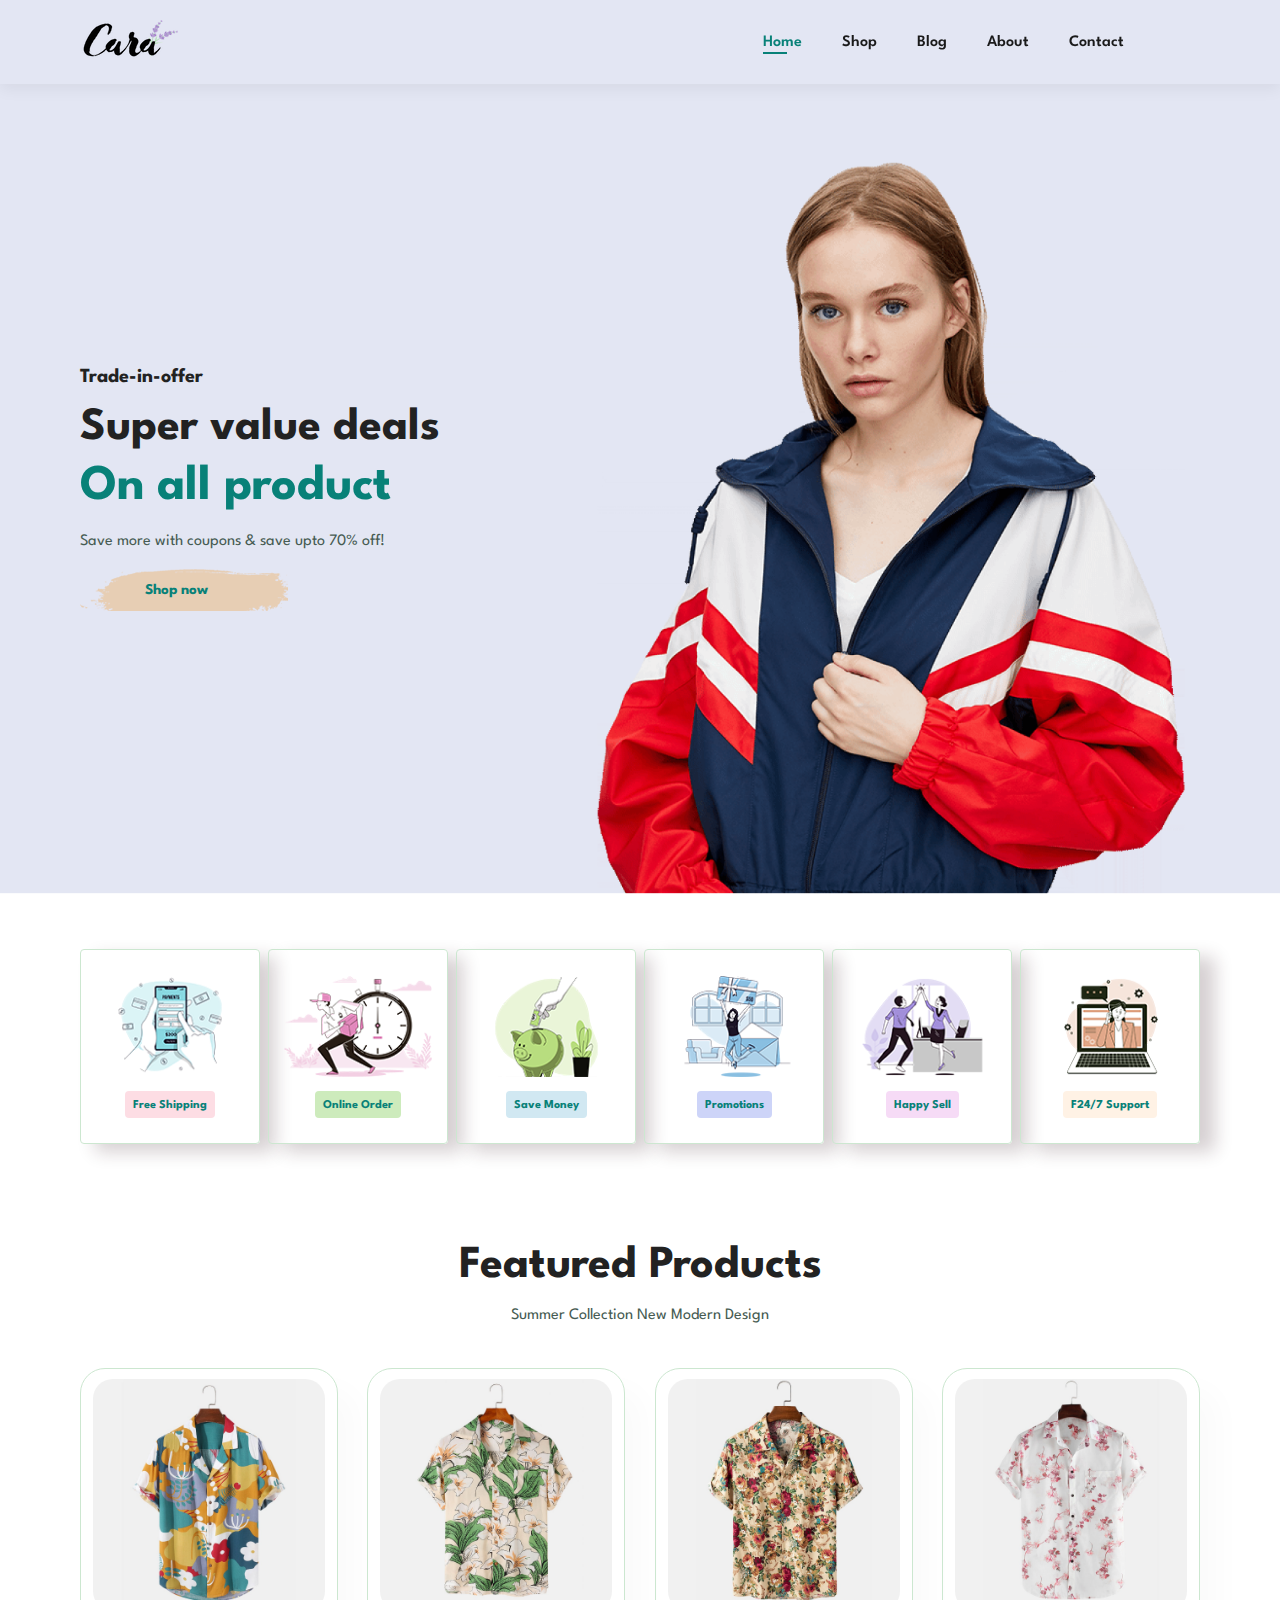
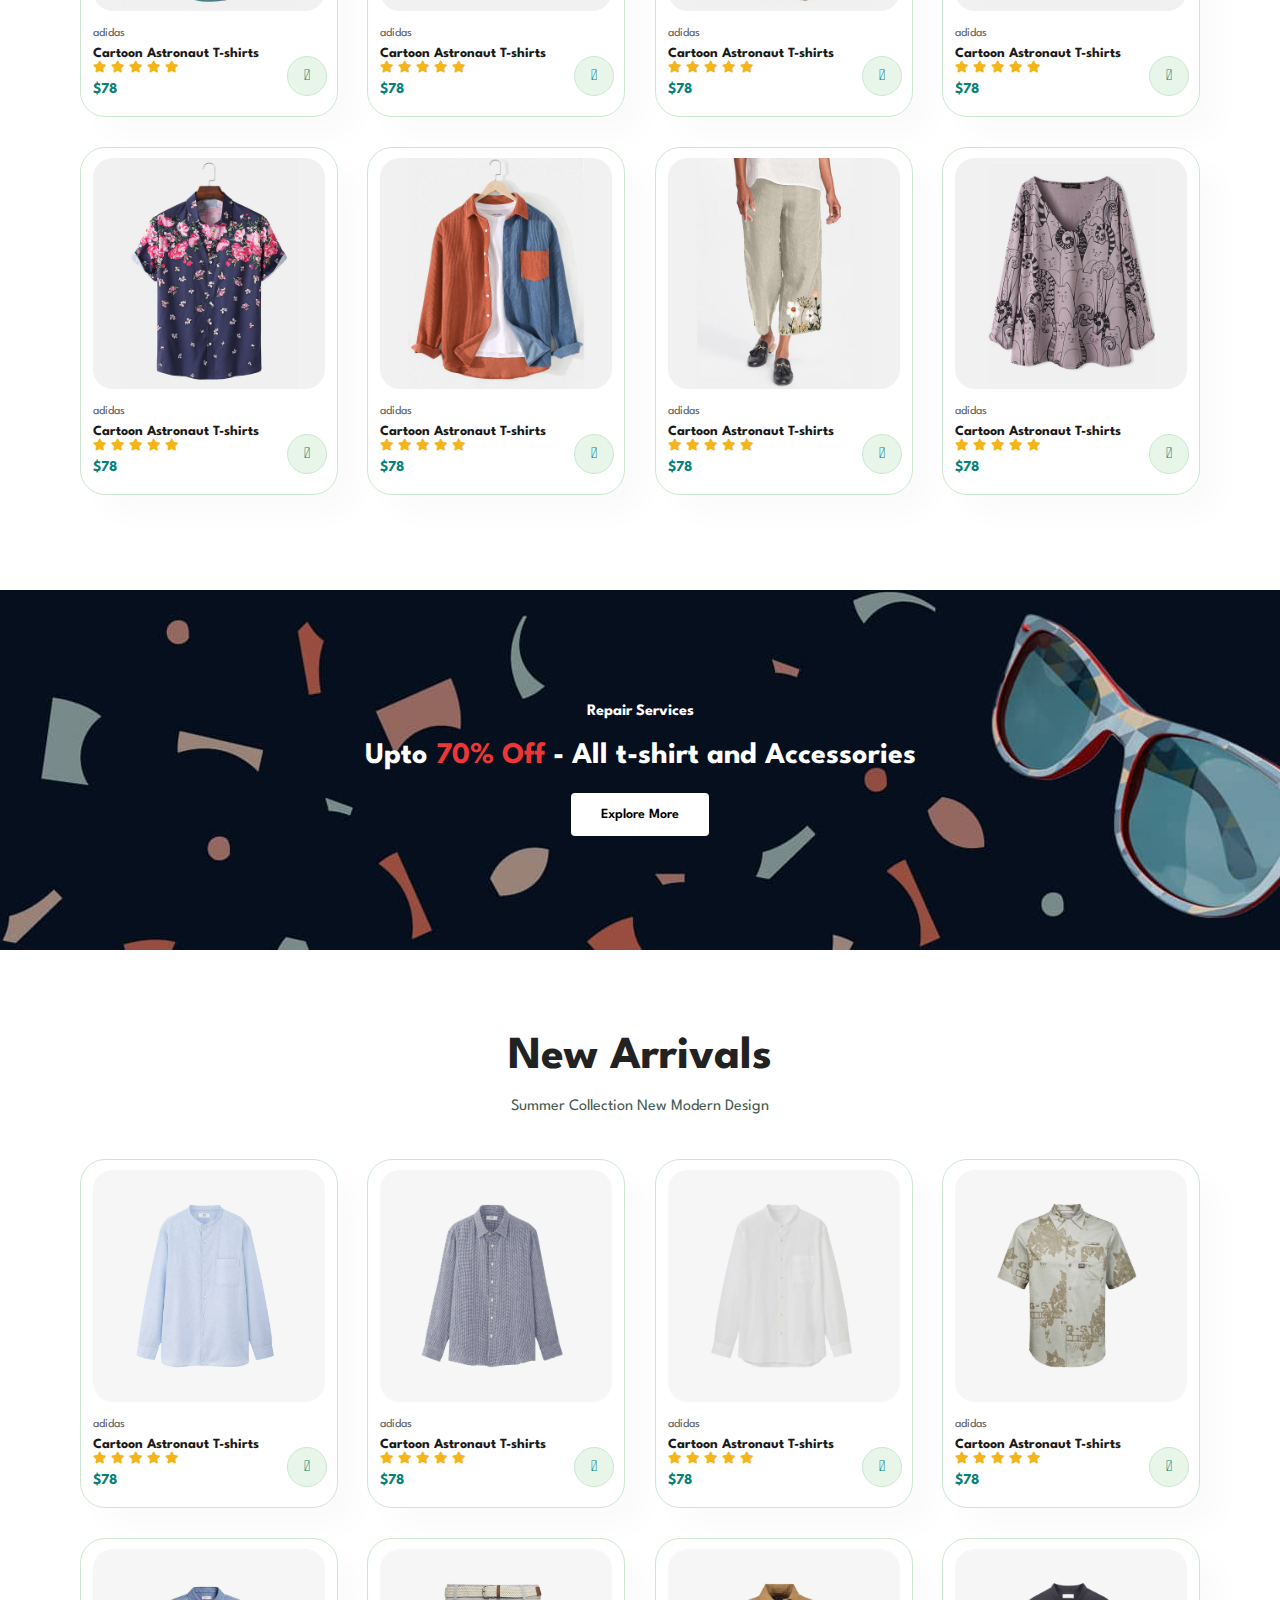
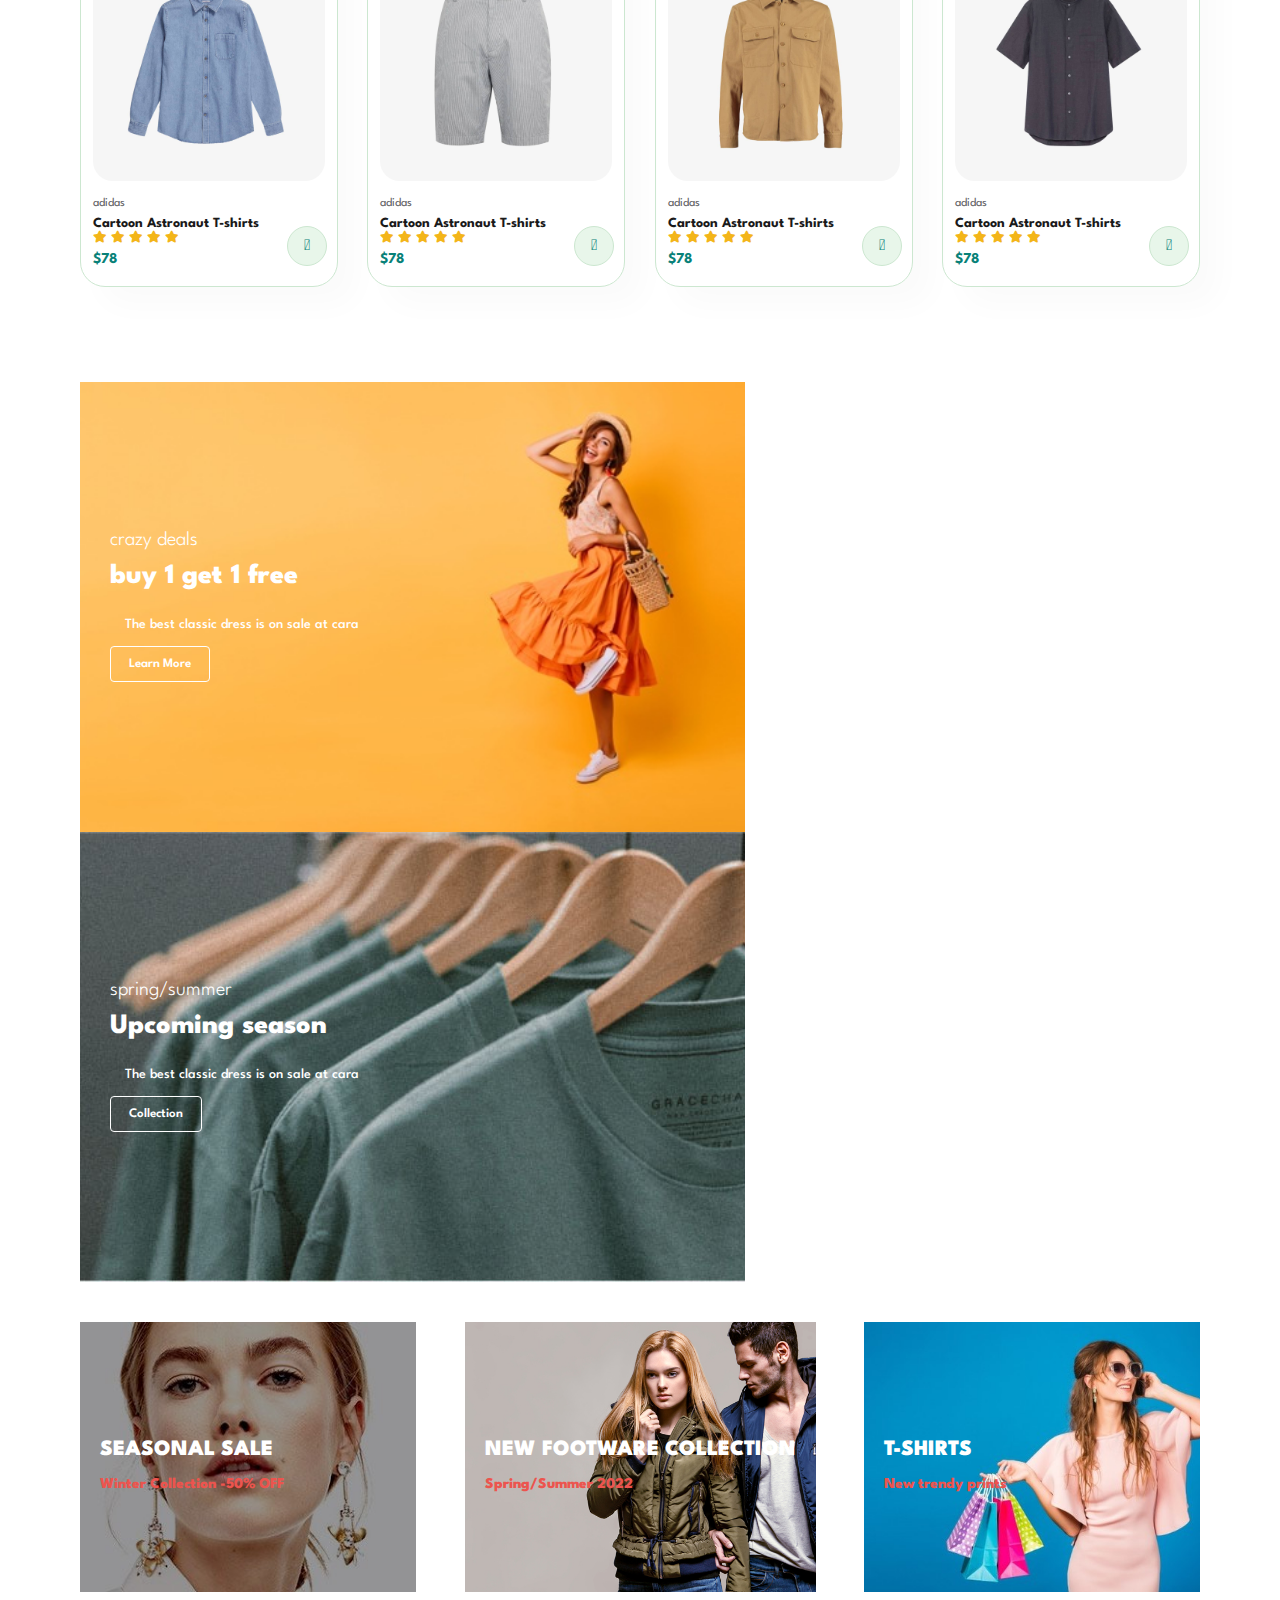
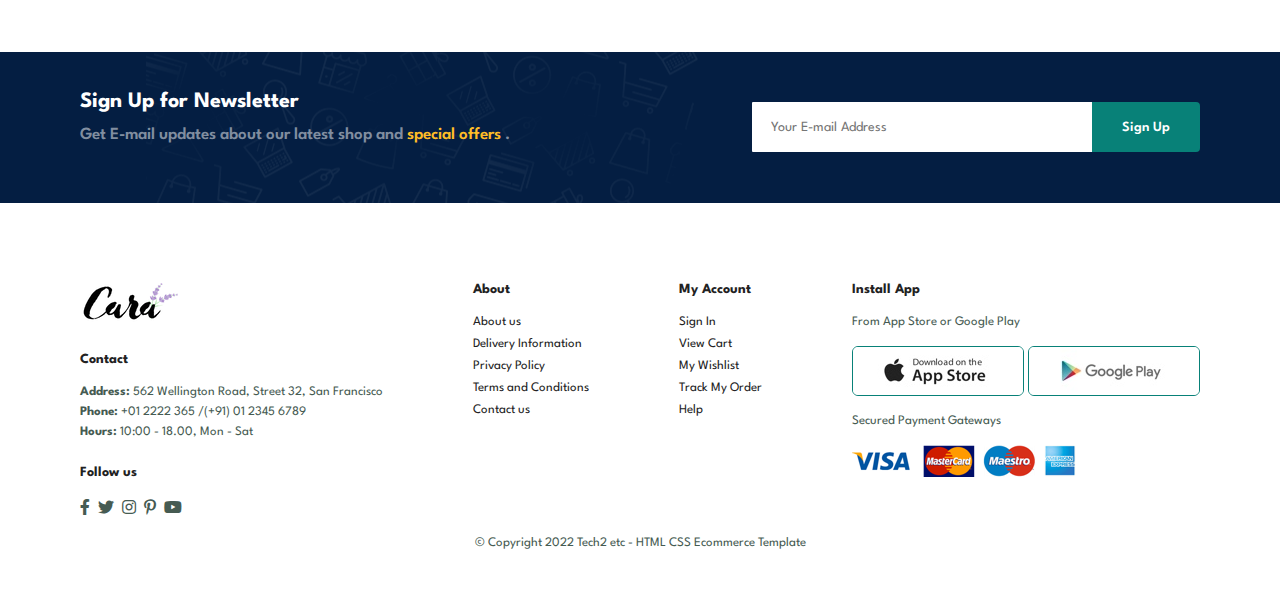
<file: full_webpage/index.html>
<!DOCTYPE html>
<html lang="en">
<head>
    <meta charset="UTF-8">
    <meta http-equiv="X-UA-Compatible" content="IE=edge">
    <meta name="viewport" content="width=device-width, initial-scale=1.0">
    <title>E-commerce Site</title>
    <link rel="stylesheet" href="https://pro.fontawesome.com/releases/v5.10.0/css/all.css"/>
    <link rel="stylesheet" href="style.css">
</head>
<body>
    <section id="header">
        <a href="#"><img src="img/logo.png" class="logo" alt=""></a>
    
        <div>
            <ul id="navbar">
                <li><a class="active" href="index.html">Home</a></li>
                <li><a href="shop.html">Shop</a></li>
                <li><a href="blog.html">Blog</a></li>
                <li><a href="about.html">About</a></li>
                <li><a href="contact.html">Contact</a></li>
                <li><a href="cart.html"><i class="far fa-shopping-bag"></i></a></li>
            </ul>
        </div>
    </section>

    <section id="hero">
        <h4>Trade-in-offer</h4>
        <h2>Super value deals</h2>
        <h1>On all product</h1>
        <p>Save more with coupons & save upto 70% off!</p>
        <button>Shop now</button>
    </section>

    <section id="feature" class="section-p1">
        <div class="fe-box">
            <img src="img/features/f1.png" alt="">
            <h6>Free Shipping</h6>
        </div>
        <div class="fe-box">
            <img src="img/features/f2.png" alt="">
            <h6>Online Order</h6>
        </div>
        <div class="fe-box">
            <img src="img/features/f3.png" alt="">
            <h6>Save Money</h6>
        </div>
        <div class="fe-box">
            <img src="img/features/f4.png" alt="">
            <h6>Promotions</h6>
        </div>
        <div class="fe-box">
            <img src="img/features/f5.png" alt="">
            <h6>Happy Sell</h6>
        </div>
        <div class="fe-box">
            <img src="img/features/f6.png" alt="">
            <h6>F24/7 Support</h6>
        </div>
    </section>

    <section id="product1" class="section-p1">
        <h2>Featured Products</h2>
        <p>Summer Collection New Modern Design</p>
        <div class="pro-container">
            <div class="pro">
                <img src="img/products/f1.jpg" alt="">
                <div class="des">
                    <span>adidas</span>
                    <h5>Cartoon Astronaut T-shirts</h5>
                    <div class="star">
                        <i class="fas fa-star"></i>
                        <i class="fas fa-star"></i>
                        <i class="fas fa-star"></i>
                        <i class="fas fa-star"></i>
                        <i class="fas fa-star"></i>
                    </div>
                    <h4>$78</h4>
                </div>
                <a href="#"><i class="fal fa-shopping-cart cart"></i></a>
            </div>

            <div class="pro">
                <img src="img/products/f2.jpg" alt="">
                <div class="des">
                    <span>adidas</span>
                    <h5>Cartoon Astronaut T-shirts</h5>
                    <div class="star">
                        <i class="fas fa-star"></i>
                        <i class="fas fa-star"></i>
                        <i class="fas fa-star"></i>
                        <i class="fas fa-star"></i>
                        <i class="fas fa-star"></i>
                    </div>
                    <h4>$78</h4>
                </div>
                <a href="#"><i class="fal fa-shopping-cart cart"></i></a>
            </div>

            <div class="pro">
                <img src="img/products/f3.jpg" alt="">
                <div class="des">
                    <span>adidas</span>
                    <h5>Cartoon Astronaut T-shirts</h5>
                    <div class="star">
                        <i class="fas fa-star"></i>
                        <i class="fas fa-star"></i>
                        <i class="fas fa-star"></i>
                        <i class="fas fa-star"></i>
                        <i class="fas fa-star"></i>
                    </div>
                    <h4>$78</h4>
                </div>
                <a href="#"><i class="fal fa-shopping-cart cart"></i></a>
            </div>

            <div class="pro">
                <img src="img/products/f4.jpg" alt="">
                <div class="des">
                    <span>adidas</span>
                    <h5>Cartoon Astronaut T-shirts</h5>
                    <div class="star">
                        <i class="fas fa-star"></i>
                        <i class="fas fa-star"></i>
                        <i class="fas fa-star"></i>
                        <i class="fas fa-star"></i>
                        <i class="fas fa-star"></i>
                    </div>
                    <h4>$78</h4>
                </div>
                <a href="#"><i class="fal fa-shopping-cart cart"></i></a>
            </div>

            <div class="pro">
                <img src="img/products/f5.jpg" alt="">
                <div class="des">
                    <span>adidas</span>
                    <h5>Cartoon Astronaut T-shirts</h5>
                    <div class="star">
                        <i class="fas fa-star"></i>
                        <i class="fas fa-star"></i>
                        <i class="fas fa-star"></i>
                        <i class="fas fa-star"></i>
                        <i class="fas fa-star"></i>
                    </div>
                    <h4>$78</h4>
                </div>
                <a href="#"><i class="fal fa-shopping-cart cart"></i></a>
            </div>

            <div class="pro">
                <img src="img/products/f6.jpg" alt="">
                <div class="des">
                    <span>adidas</span>
                    <h5>Cartoon Astronaut T-shirts</h5>
                    <div class="star">
                        <i class="fas fa-star"></i>
                        <i class="fas fa-star"></i>
                        <i class="fas fa-star"></i>
                        <i class="fas fa-star"></i>
                        <i class="fas fa-star"></i>
                    </div>
                    <h4>$78</h4>
                </div>
                <a href="#"><i class="fal fa-shopping-cart cart"></i></a>
            </div>

            <div class="pro">
                <img src="img/products/f7.jpg" alt="">
                <div class="des">
                    <span>adidas</span>
                    <h5>Cartoon Astronaut T-shirts</h5>
                    <div class="star">
                        <i class="fas fa-star"></i>
                        <i class="fas fa-star"></i>
                        <i class="fas fa-star"></i>
                        <i class="fas fa-star"></i>
                        <i class="fas fa-star"></i>
                    </div>
                    <h4>$78</h4>
                </div>
                <a href="#"><i class="fal fa-shopping-cart cart"></i></a>
            </div>

            <div class="pro">
                <img src="img/products/f8.jpg" alt="">
                <div class="des">
                    <span>adidas</span>
                    <h5>Cartoon Astronaut T-shirts</h5>
                    <div class="star">
                        <i class="fas fa-star"></i>
                        <i class="fas fa-star"></i>
                        <i class="fas fa-star"></i>
                        <i class="fas fa-star"></i>
                        <i class="fas fa-star"></i>
                    </div>
                    <h4>$78</h4>
                </div>
                <a href="#"><i class="fal fa-shopping-cart cart"></i></a>
            </div>
        </div>
    </section>

    <section id="banner" class="section-m1">
        <h4>Repair Services</h4>
        <h2>Upto <span>70% Off</span> - All t-shirt and Accessories</h2>
        <button class="normal">Explore More</button>
    </section>

    <section id="product1" class="section-p1">
        <h2>New Arrivals</h2>
        <p>Summer Collection New Modern Design</p>
        <div class="pro-container">
            <div class="pro">
                <img src="img/products/n1.jpg" alt="">
                <div class="des">
                    <span>adidas</span>
                    <h5>Cartoon Astronaut T-shirts</h5>
                    <div class="star">
                        <i class="fas fa-star"></i>
                        <i class="fas fa-star"></i>
                        <i class="fas fa-star"></i>
                        <i class="fas fa-star"></i>
                        <i class="fas fa-star"></i>
                    </div>
                    <h4>$78</h4>
                </div>
                <a href="#"><i class="fal fa-shopping-cart cart"></i></a>
            </div>

            <div class="pro">
                <img src="img/products/n2.jpg" alt="">
                <div class="des">
                    <span>adidas</span>
                    <h5>Cartoon Astronaut T-shirts</h5>
                    <div class="star">
                        <i class="fas fa-star"></i>
                        <i class="fas fa-star"></i>
                        <i class="fas fa-star"></i>
                        <i class="fas fa-star"></i>
                        <i class="fas fa-star"></i>
                    </div>
                    <h4>$78</h4>
                </div>
                <a href="#"><i class="fal fa-shopping-cart cart"></i></a>
            </div>

            <div class="pro">
                <img src="img/products/n3.jpg" alt="">
                <div class="des">
                    <span>adidas</span>
                    <h5>Cartoon Astronaut T-shirts</h5>
                    <div class="star">
                        <i class="fas fa-star"></i>
                        <i class="fas fa-star"></i>
                        <i class="fas fa-star"></i>
                        <i class="fas fa-star"></i>
                        <i class="fas fa-star"></i>
                    </div>
                    <h4>$78</h4>
                </div>
                <a href="#"><i class="fal fa-shopping-cart cart"></i></a>
            </div>

            <div class="pro">
                <img src="img/products/n4.jpg" alt="">
                <div class="des">
                    <span>adidas</span>
                    <h5>Cartoon Astronaut T-shirts</h5>
                    <div class="star">
                        <i class="fas fa-star"></i>
                        <i class="fas fa-star"></i>
                        <i class="fas fa-star"></i>
                        <i class="fas fa-star"></i>
                        <i class="fas fa-star"></i>
                    </div>
                    <h4>$78</h4>
                </div>
                <a href="#"><i class="fal fa-shopping-cart cart"></i></a>
            </div>

            <div class="pro">
                <img src="img/products/n5.jpg" alt="">
                <div class="des">
                    <span>adidas</span>
                    <h5>Cartoon Astronaut T-shirts</h5>
                    <div class="star">
                        <i class="fas fa-star"></i>
                        <i class="fas fa-star"></i>
                        <i class="fas fa-star"></i>
                        <i class="fas fa-star"></i>
                        <i class="fas fa-star"></i>
                    </div>
                    <h4>$78</h4>
                </div>
                <a href="#"><i class="fal fa-shopping-cart cart"></i></a>
            </div>

            <div class="pro">
                <img src="img/products/n6.jpg" alt="">
                <div class="des">
                    <span>adidas</span>
                    <h5>Cartoon Astronaut T-shirts</h5>
                    <div class="star">
                        <i class="fas fa-star"></i>
                        <i class="fas fa-star"></i>
                        <i class="fas fa-star"></i>
                        <i class="fas fa-star"></i>
                        <i class="fas fa-star"></i>
                    </div>
                    <h4>$78</h4>
                </div>
                <a href="#"><i class="fal fa-shopping-cart cart"></i></a>
            </div>

            <div class="pro">
                <img src="img/products/n7.jpg" alt="">
                <div class="des">
                    <span>adidas</span>
                    <h5>Cartoon Astronaut T-shirts</h5>
                    <div class="star">
                        <i class="fas fa-star"></i>
                        <i class="fas fa-star"></i>
                        <i class="fas fa-star"></i>
                        <i class="fas fa-star"></i>
                        <i class="fas fa-star"></i>
                    </div>
                    <h4>$78</h4>
                </div>
                <a href="#"><i class="fal fa-shopping-cart cart"></i></a>
            </div>

            <div class="pro">
                <img src="img/products/n8.jpg" alt="">
                <div class="des">
                    <span>adidas</span>
                    <h5>Cartoon Astronaut T-shirts</h5>
                    <div class="star">
                        <i class="fas fa-star"></i>
                        <i class="fas fa-star"></i>
                        <i class="fas fa-star"></i>
                        <i class="fas fa-star"></i>
                        <i class="fas fa-star"></i>
                    </div>
                    <h4>$78</h4>
                </div>
                <a href="#"><i class="fal fa-shopping-cart cart"></i></a>
            </div>
        </div>
    </section>

    <section id="sm-banner" class="section-p1">
        <div class="banner-box">
            <h4>crazy deals</h4>
            <h2>buy 1 get 1 free</h2>
            <span>The best classic dress is on sale at cara</span>
            <button class="white">Learn More</button>
        </div>

        <div class="banner-box banner-box2">
            <h4>spring/summer</h4>
            <h2>Upcoming season</h2>
            <span>The best classic dress is on sale at cara</span>
            <button class="white">Collection</button>
        </div>
    </section>

    <section id="banner3">
        <div class="banner-box">
            <h2>SEASONAL SALE</h2>
            <h3>Winter Collection -50% OFF</h3>
        </div>
        <div class="banner-box banner-box2">
            <h2>NEW FOOTWARE COLLECTION</h2>
            <h3>Spring/Summer 2022</h3>
        </div>
        <div class="banner-box banner-box3">
            <h2>T-SHIRTS</h2>
            <h3>New trendy prints</h3>
        </div>
    </section>
    <section id="newsletter" class="section-p1 section-m1">
        <div class="newstext">
            <h4>Sign Up for Newsletter</h4>
            <p>Get E-mail updates about our latest shop and <span>special offers</span> .</p>
        </div>
        <div class="form">
            <input type="text" placeholder="Your E-mail Address">
            <button class="normal">Sign Up</button>
        </div>
    </section>

    <footer class="section-p1">
        <div class="col">
            <img class="logo" src="img/logo.png" alt="">
            <h4>Contact</h4>
            <p><strong>Address: </strong> 562 Wellington Road, Street 32, San Francisco</p>
            <p><strong>Phone: </strong> +01 2222 365 /(+91) 01 2345 6789</p>
            <p><strong>Hours: </strong> 10:00 - 18.00, Mon - Sat</p>
            <div class="follow">
                <h4>Follow us</h4>
                <div class="icon">
                    <i class="fab fa-facebook-f"></i>
                    <i class="fab fa-twitter"></i>
                    <i class="fab fa-instagram"></i>
                    <i class="fab fa-pinterest-p"></i>
                    <i class="fab fa-youtube"></i>
                </div>
            </div>
        </div>

        <div class="col">
            <h4>About</h4>
            <a href="#">About us</a>
            <a href="#">Delivery Information</a>
            <a href="#">Privacy Policy</a>
            <a href="#">Terms and Conditions</a>
            <a href="#">Contact us</a>
        </div>

        <div class="col">
            <h4>My Account</h4>
            <a href="#">Sign In</a>
            <a href="#">View Cart</a>
            <a href="#">My Wishlist</a>
            <a href="#">Track My Order</a>
            <a href="#">Help</a>
        </div>

        <div class="col install">
            <h4>Install App</h4>
            <p>From App Store or Google Play</p>
            <div class="row">
                <img src="img/pay/app.jpg" alt="">
                <img src="img/pay/play.jpg" alt="">
            </div>
            <p>Secured Payment Gateways </p>
            <img src="img/pay/pay.png" alt="">
        </div>

        <div class="copyright">
            <p>&copy; Copyright 2022 Tech2 etc - HTML CSS Ecommerce Template</p>
            
        </div>
    </footer>


    <script src="script.js"></script>
</body>
</html>
</file>
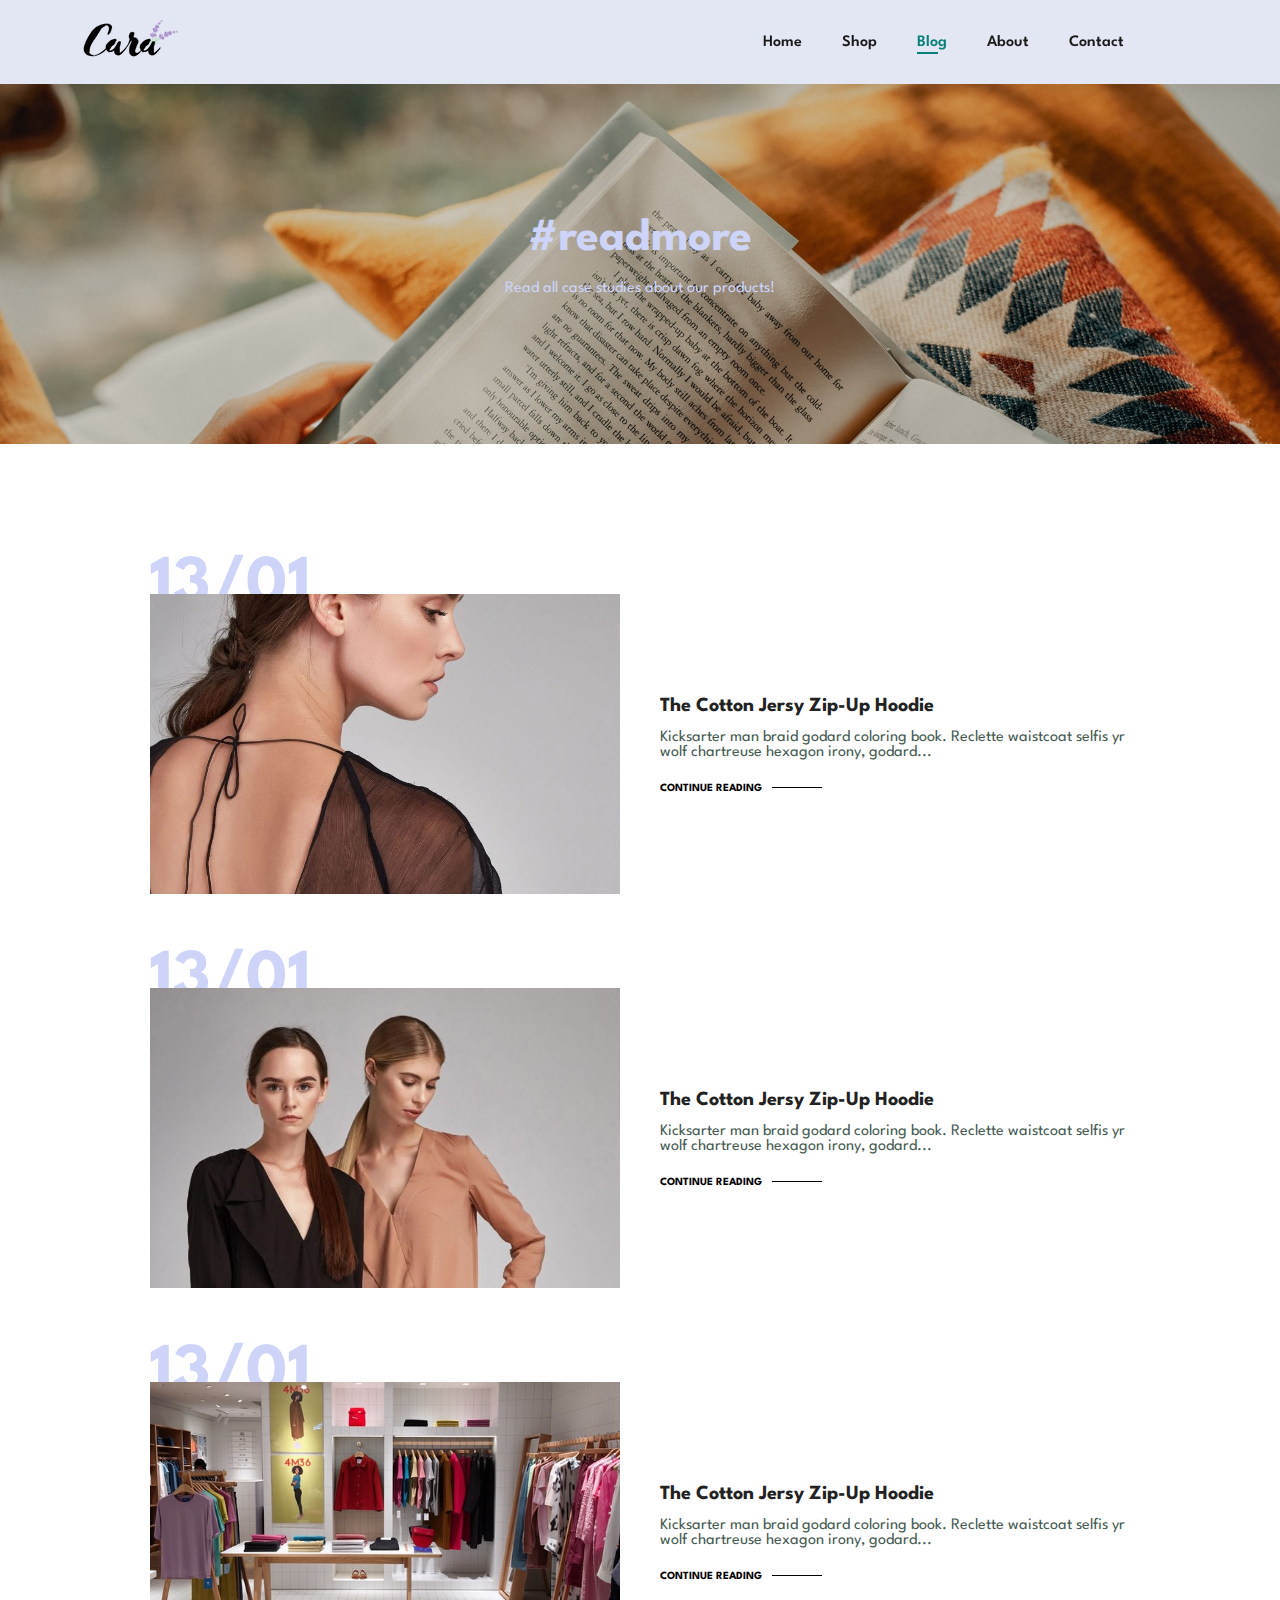
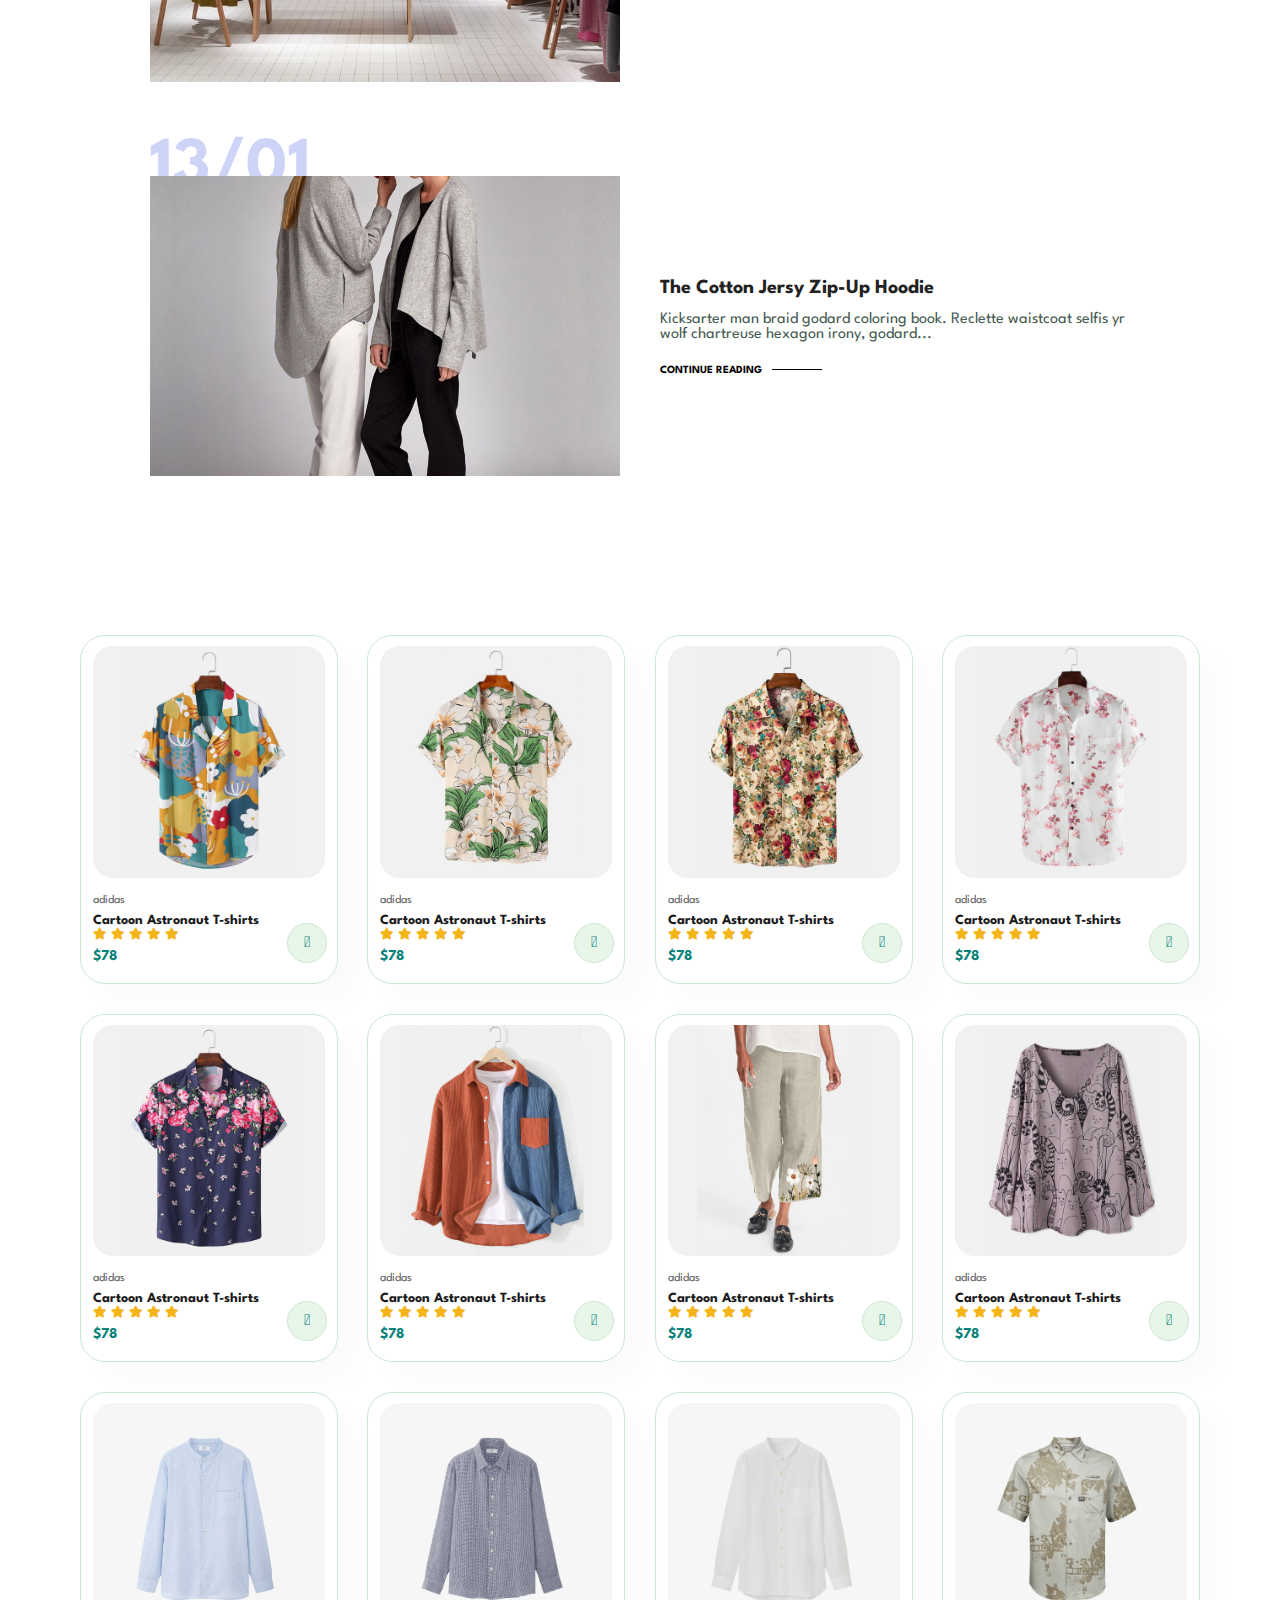
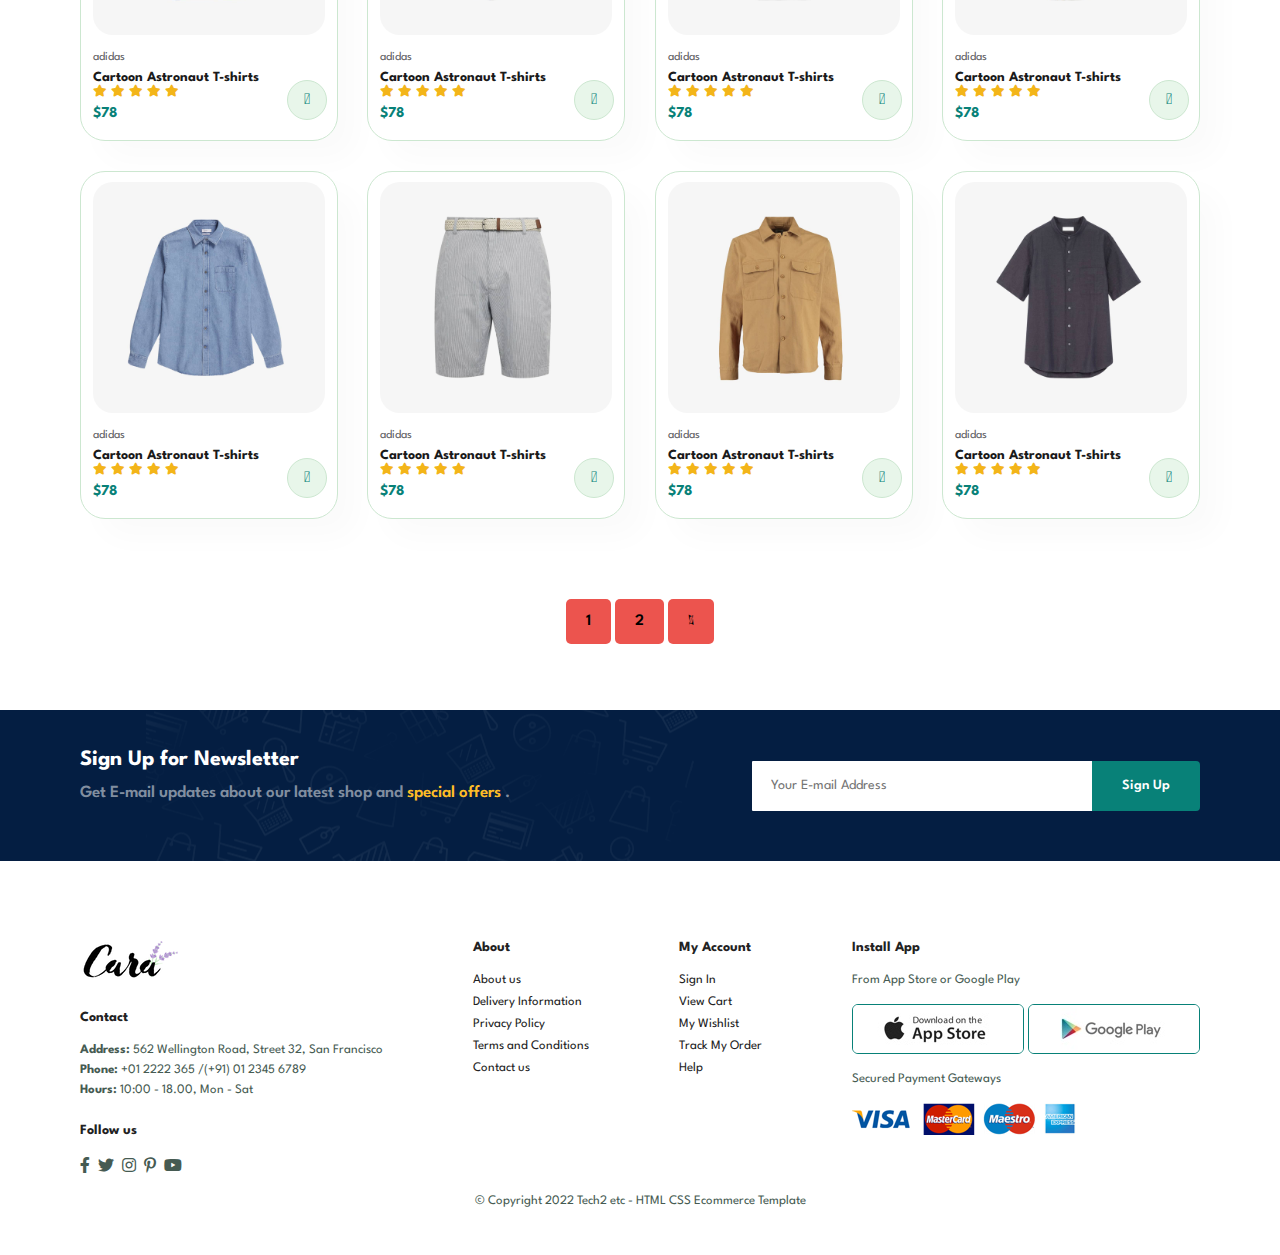
<file: full_webpage/blog.html>
<!DOCTYPE html>
<html lang="en">
<head>
    <meta charset="UTF-8">
    <meta http-equiv="X-UA-Compatible" content="IE=edge">
    <meta name="viewport" content="width=device-width, initial-scale=1.0">
    <title>E-commerce Site</title>
    <link rel="stylesheet" href="https://pro.fontawesome.com/releases/v5.10.0/css/all.css"/>
    <link rel="stylesheet" href="style.css">
</head>
<body>
    <section id="header">
        <a href="#"><img src="img/logo.png" class="logo" alt=""></a>
    
        <div>
            <ul id="navbar">
                <li><a  href="index.html">Home</a></li>
                <li><a href="shop.html">Shop</a></li>
                <li><a class="active" href="blog.html">Blog</a></li>
                <li><a href="about.html">About</a></li>
                <li><a href="contact.html">Contact</a></li>
                <li><a href="cart.html"><i class="far fa-shopping-bag"></i></a></li>
            </ul>
        </div>
    </section>

    <section id="page-header" class="blog-header">

        <h2>#readmore</h2>
        
        <p>Read all case studies about our products!</p>
        
    </section>
    <section id="blog">
        <div class="blog-box"> 
            <div class="blog-img">
                <img src="img/blog/b1.jpg" alt="">
                 </div>
                 <div class="blog-details">
                     <h4>The Cotton Jersy Zip-Up Hoodie</h4>
                     <p> Kicksarter man braid godard coloring book. Reclette waistcoat selfis yr wolf chartreuse hexagon irony, godard...</p>
                     <a href="#">CONTINUE READING</a>
                 </div>
                 <H1>13/01</H1>
        </div>
        <div class="blog-box">
            <div class="blog-img">
                <img src="img/blog/b2.jpg" alt="">
                 </div>
                 <div class="blog-details">
                     <h4>The Cotton Jersy Zip-Up Hoodie</h4>
                     <p> Kicksarter man braid godard coloring book. Reclette waistcoat selfis yr wolf chartreuse hexagon irony, godard...</p>
                     <a href="#">CONTINUE READING</a>
                 </div>
                 <H1>13/01</H1>
        </div>
        <div class="blog-box">
            <div class="blog-img">
                <img src="img/blog/b3.jpg" alt="">
                 </div>
                 <div class="blog-details">
                     <h4>The Cotton Jersy Zip-Up Hoodie</h4>
                     <p> Kicksarter man braid godard coloring book. Reclette waistcoat selfis yr wolf chartreuse hexagon irony, godard...</p>
                     <a href="#">CONTINUE READING</a>
                 </div>
                 <H1>13/01</H1>
        </div>
        <div class="blog-box">
            <div class="blog-img">
                <img src="img/blog/b4.jpg" alt="">
                 </div>
                 <div class="blog-details">
                     <h4>The Cotton Jersy Zip-Up Hoodie</h4>
                     <p> Kicksarter man braid godard coloring book. Reclette waistcoat selfis yr wolf chartreuse hexagon irony, godard...</p>
                     <a href="#">CONTINUE READING</a>
                 </div>
                 <H1>13/01</H1>
        </div>
    </section>

    <section id="product1" class="section-p1">
        
        <div class="pro-container">
            <div class="pro" onclick="window.location.href='sproduct.html';" >
                <img src="img/products/f1.jpg" alt="">
                <div class="des">
                    <span>adidas</span>
                    <h5>Cartoon Astronaut T-shirts</h5>
                    <div class="star">
                        <i class="fas fa-star"></i>
                        <i class="fas fa-star"></i>
                        <i class="fas fa-star"></i>
                        <i class="fas fa-star"></i>
                        <i class="fas fa-star"></i>
                    </div>
                    <h4>$78</h4>
                </div>
                <a href="#"><i class="fal fa-shopping-cart cart"></i></a>
            </div>

            <div class="pro">
                <img src="img/products/f2.jpg" alt="">
                <div class="des">
                    <span>adidas</span>
                    <h5>Cartoon Astronaut T-shirts</h5>
                    <div class="star">
                        <i class="fas fa-star"></i>
                        <i class="fas fa-star"></i>
                        <i class="fas fa-star"></i>
                        <i class="fas fa-star"></i>
                        <i class="fas fa-star"></i>
                    </div>
                    <h4>$78</h4>
                </div>
                <a href="#"><i class="fal fa-shopping-cart cart"></i></a>
            </div>

            <div class="pro">
                <img src="img/products/f3.jpg" alt="">
                <div class="des">
                    <span>adidas</span>
                    <h5>Cartoon Astronaut T-shirts</h5>
                    <div class="star">
                        <i class="fas fa-star"></i>
                        <i class="fas fa-star"></i>
                        <i class="fas fa-star"></i>
                        <i class="fas fa-star"></i>
                        <i class="fas fa-star"></i>
                    </div>
                    <h4>$78</h4>
                </div>
                <a href="#"><i class="fal fa-shopping-cart cart"></i></a>
            </div>

            <div class="pro">
                <img src="img/products/f4.jpg" alt="">
                <div class="des">
                    <span>adidas</span>
                    <h5>Cartoon Astronaut T-shirts</h5>
                    <div class="star">
                        <i class="fas fa-star"></i>
                        <i class="fas fa-star"></i>
                        <i class="fas fa-star"></i>
                        <i class="fas fa-star"></i>
                        <i class="fas fa-star"></i>
                    </div>
                    <h4>$78</h4>
                </div>
                <a href="#"><i class="fal fa-shopping-cart cart"></i></a>
            </div>

            <div class="pro">
                <img src="img/products/f5.jpg" alt="">
                <div class="des">
                    <span>adidas</span>
                    <h5>Cartoon Astronaut T-shirts</h5>
                    <div class="star">
                        <i class="fas fa-star"></i>
                        <i class="fas fa-star"></i>
                        <i class="fas fa-star"></i>
                        <i class="fas fa-star"></i>
                        <i class="fas fa-star"></i>
                    </div>
                    <h4>$78</h4>
                </div>
                <a href="#"><i class="fal fa-shopping-cart cart"></i></a>
            </div>

            <div class="pro">
                <img src="img/products/f6.jpg" alt="">
                <div class="des">
                    <span>adidas</span>
                    <h5>Cartoon Astronaut T-shirts</h5>
                    <div class="star">
                        <i class="fas fa-star"></i>
                        <i class="fas fa-star"></i>
                        <i class="fas fa-star"></i>
                        <i class="fas fa-star"></i>
                        <i class="fas fa-star"></i>
                    </div>
                    <h4>$78</h4>
                </div>
                <a href="#"><i class="fal fa-shopping-cart cart"></i></a>
            </div>

            <div class="pro">
                <img src="img/products/f7.jpg" alt="">
                <div class="des">
                    <span>adidas</span>
                    <h5>Cartoon Astronaut T-shirts</h5>
                    <div class="star">
                        <i class="fas fa-star"></i>
                        <i class="fas fa-star"></i>
                        <i class="fas fa-star"></i>
                        <i class="fas fa-star"></i>
                        <i class="fas fa-star"></i>
                    </div>
                    <h4>$78</h4>
                </div>
                <a href="#"><i class="fal fa-shopping-cart cart"></i></a>
            </div>

            <div class="pro">
                <img src="img/products/f8.jpg" alt="">
                <div class="des">
                    <span>adidas</span>
                    <h5>Cartoon Astronaut T-shirts</h5>
                    <div class="star">
                        <i class="fas fa-star"></i>
                        <i class="fas fa-star"></i>
                        <i class="fas fa-star"></i>
                        <i class="fas fa-star"></i>
                        <i class="fas fa-star"></i>
                    </div>
                    <h4>$78</h4>
                </div>
                <a href="#"><i class="fal fa-shopping-cart cart"></i></a>
            </div>
        

   
       
        
            <div class="pro">
                <img src="img/products/n1.jpg" alt="">
                <div class="des">
                    <span>adidas</span>
                    <h5>Cartoon Astronaut T-shirts</h5>
                    <div class="star">
                        <i class="fas fa-star"></i>
                        <i class="fas fa-star"></i>
                        <i class="fas fa-star"></i>
                        <i class="fas fa-star"></i>
                        <i class="fas fa-star"></i>
                    </div>
                    <h4>$78</h4>
                </div>
                <a href="#"><i class="fal fa-shopping-cart cart"></i></a>
            </div>

            <div class="pro">
                <img src="img/products/n2.jpg" alt="">
                <div class="des">
                    <span>adidas</span>
                    <h5>Cartoon Astronaut T-shirts</h5>
                    <div class="star">
                        <i class="fas fa-star"></i>
                        <i class="fas fa-star"></i>
                        <i class="fas fa-star"></i>
                        <i class="fas fa-star"></i>
                        <i class="fas fa-star"></i>
                    </div>
                    <h4>$78</h4>
                </div>
                <a href="#"><i class="fal fa-shopping-cart cart"></i></a>
            </div>

            <div class="pro">
                <img src="img/products/n3.jpg" alt="">
                <div class="des">
                    <span>adidas</span>
                    <h5>Cartoon Astronaut T-shirts</h5>
                    <div class="star">
                        <i class="fas fa-star"></i>
                        <i class="fas fa-star"></i>
                        <i class="fas fa-star"></i>
                        <i class="fas fa-star"></i>
                        <i class="fas fa-star"></i>
                    </div>
                    <h4>$78</h4>
                </div>
                <a href="#"><i class="fal fa-shopping-cart cart"></i></a>
            </div>

            <div class="pro">
                <img src="img/products/n4.jpg" alt="">
                <div class="des">
                    <span>adidas</span>
                    <h5>Cartoon Astronaut T-shirts</h5>
                    <div class="star">
                        <i class="fas fa-star"></i>
                        <i class="fas fa-star"></i>
                        <i class="fas fa-star"></i>
                        <i class="fas fa-star"></i>
                        <i class="fas fa-star"></i>
                    </div>
                    <h4>$78</h4>
                </div>
                <a href="#"><i class="fal fa-shopping-cart cart"></i></a>
            </div>

            <div class="pro">
                <img src="img/products/n5.jpg" alt="">
                <div class="des">
                    <span>adidas</span>
                    <h5>Cartoon Astronaut T-shirts</h5>
                    <div class="star">
                        <i class="fas fa-star"></i>
                        <i class="fas fa-star"></i>
                        <i class="fas fa-star"></i>
                        <i class="fas fa-star"></i>
                        <i class="fas fa-star"></i>
                    </div>
                    <h4>$78</h4>
                </div>
                <a href="#"><i class="fal fa-shopping-cart cart"></i></a>
            </div>

            <div class="pro">
                <img src="img/products/n6.jpg" alt="">
                <div class="des">
                    <span>adidas</span>
                    <h5>Cartoon Astronaut T-shirts</h5>
                    <div class="star">
                        <i class="fas fa-star"></i>
                        <i class="fas fa-star"></i>
                        <i class="fas fa-star"></i>
                        <i class="fas fa-star"></i>
                        <i class="fas fa-star"></i>
                    </div>
                    <h4>$78</h4>
                </div>
                <a href="#"><i class="fal fa-shopping-cart cart"></i></a>
            </div>

            <div class="pro">
                <img src="img/products/n7.jpg" alt="">
                <div class="des">
                    <span>adidas</span>
                    <h5>Cartoon Astronaut T-shirts</h5>
                    <div class="star">
                        <i class="fas fa-star"></i>
                        <i class="fas fa-star"></i>
                        <i class="fas fa-star"></i>
                        <i class="fas fa-star"></i>
                        <i class="fas fa-star"></i>
                    </div>
                    <h4>$78</h4>
                </div>
                <a href="#"><i class="fal fa-shopping-cart cart"></i></a>
            </div>

            <div class="pro">
                <img src="img/products/n8.jpg" alt="">
                <div class="des">
                    <span>adidas</span>
                    <h5>Cartoon Astronaut T-shirts</h5>
                    <div class="star">
                        <i class="fas fa-star"></i>
                        <i class="fas fa-star"></i>
                        <i class="fas fa-star"></i>
                        <i class="fas fa-star"></i>
                        <i class="fas fa-star"></i>
                    </div>
                    <h4>$78</h4>
                </div>
                <a href="#"><i class="fal fa-shopping-cart cart"></i></a>
            </div>
        </div>
    </section>

    <section id="pagination" class="section-p1">
        <a href="#">1</a>
        <a href="#">2</a>
        <a href="#"><i class="fal fa-long-arrow-alt-right"></i></a>

    </section>

    <section id="newsletter" class="section-p1 section-m1">
        <div class="newstext">
            <h4>Sign Up for Newsletter</h4>
            <p>Get E-mail updates about our latest shop and <span>special offers</span> .</p>
        </div>
        <div class="form">
            <input type="text" placeholder="Your E-mail Address">
            <button class="normal">Sign Up</button>
        </div>
    </section>

    <footer class="section-p1">
        <div class="col">
            <img class="logo" src="img/logo.png" alt="">
            <h4>Contact</h4>
            <p><strong>Address: </strong> 562 Wellington Road, Street 32, San Francisco</p>
            <p><strong>Phone: </strong> +01 2222 365 /(+91) 01 2345 6789</p>
            <p><strong>Hours: </strong> 10:00 - 18.00, Mon - Sat</p>
            <div class="follow">
                <h4>Follow us</h4>
                <div class="icon">
                    <i class="fab fa-facebook-f"></i>
                    <i class="fab fa-twitter"></i>
                    <i class="fab fa-instagram"></i>
                    <i class="fab fa-pinterest-p"></i>
                    <i class="fab fa-youtube"></i>
                </div>
            </div>
        </div>

        <div class="col">
            <h4>About</h4>
            <a href="#">About us</a>
            <a href="#">Delivery Information</a>
            <a href="#">Privacy Policy</a>
            <a href="#">Terms and Conditions</a>
            <a href="#">Contact us</a>
        </div>

        <div class="col">
            <h4>My Account</h4>
            <a href="#">Sign In</a>
            <a href="#">View Cart</a>
            <a href="#">My Wishlist</a>
            <a href="#">Track My Order</a>
            <a href="#">Help</a>
        </div>

        <div class="col install">
            <h4>Install App</h4>
            <p>From App Store or Google Play</p>
            <div class="row">
                <img src="img/pay/app.jpg" alt="">
                <img src="img/pay/play.jpg" alt="">
            </div>
            <p>Secured Payment Gateways </p>
            <img src="img/pay/pay.png" alt="">
        </div>

        <div class="copyright">
            <p>&copy; Copyright 2022 Tech2 etc - HTML CSS Ecommerce Template</p>
            
        </div>
    </footer>


    <script src="script.js"></script>
</body>
</html>
</file>
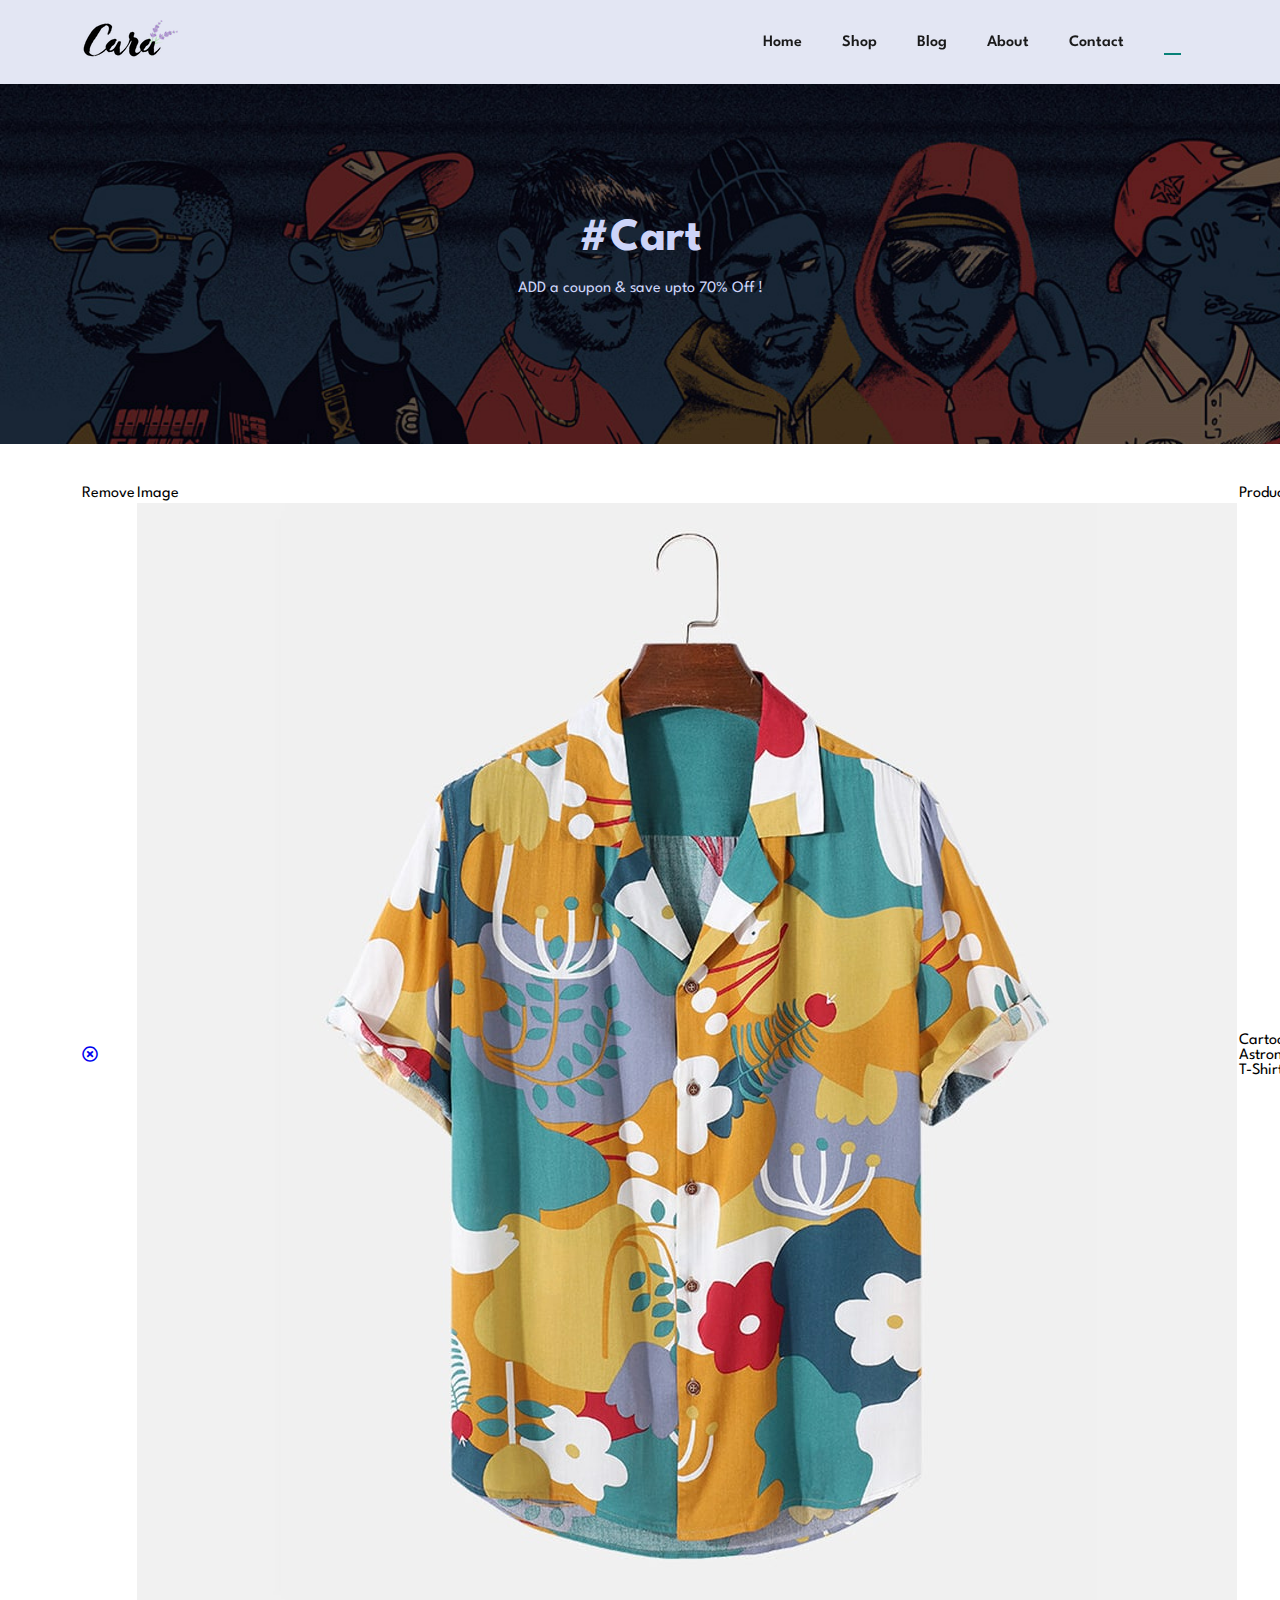
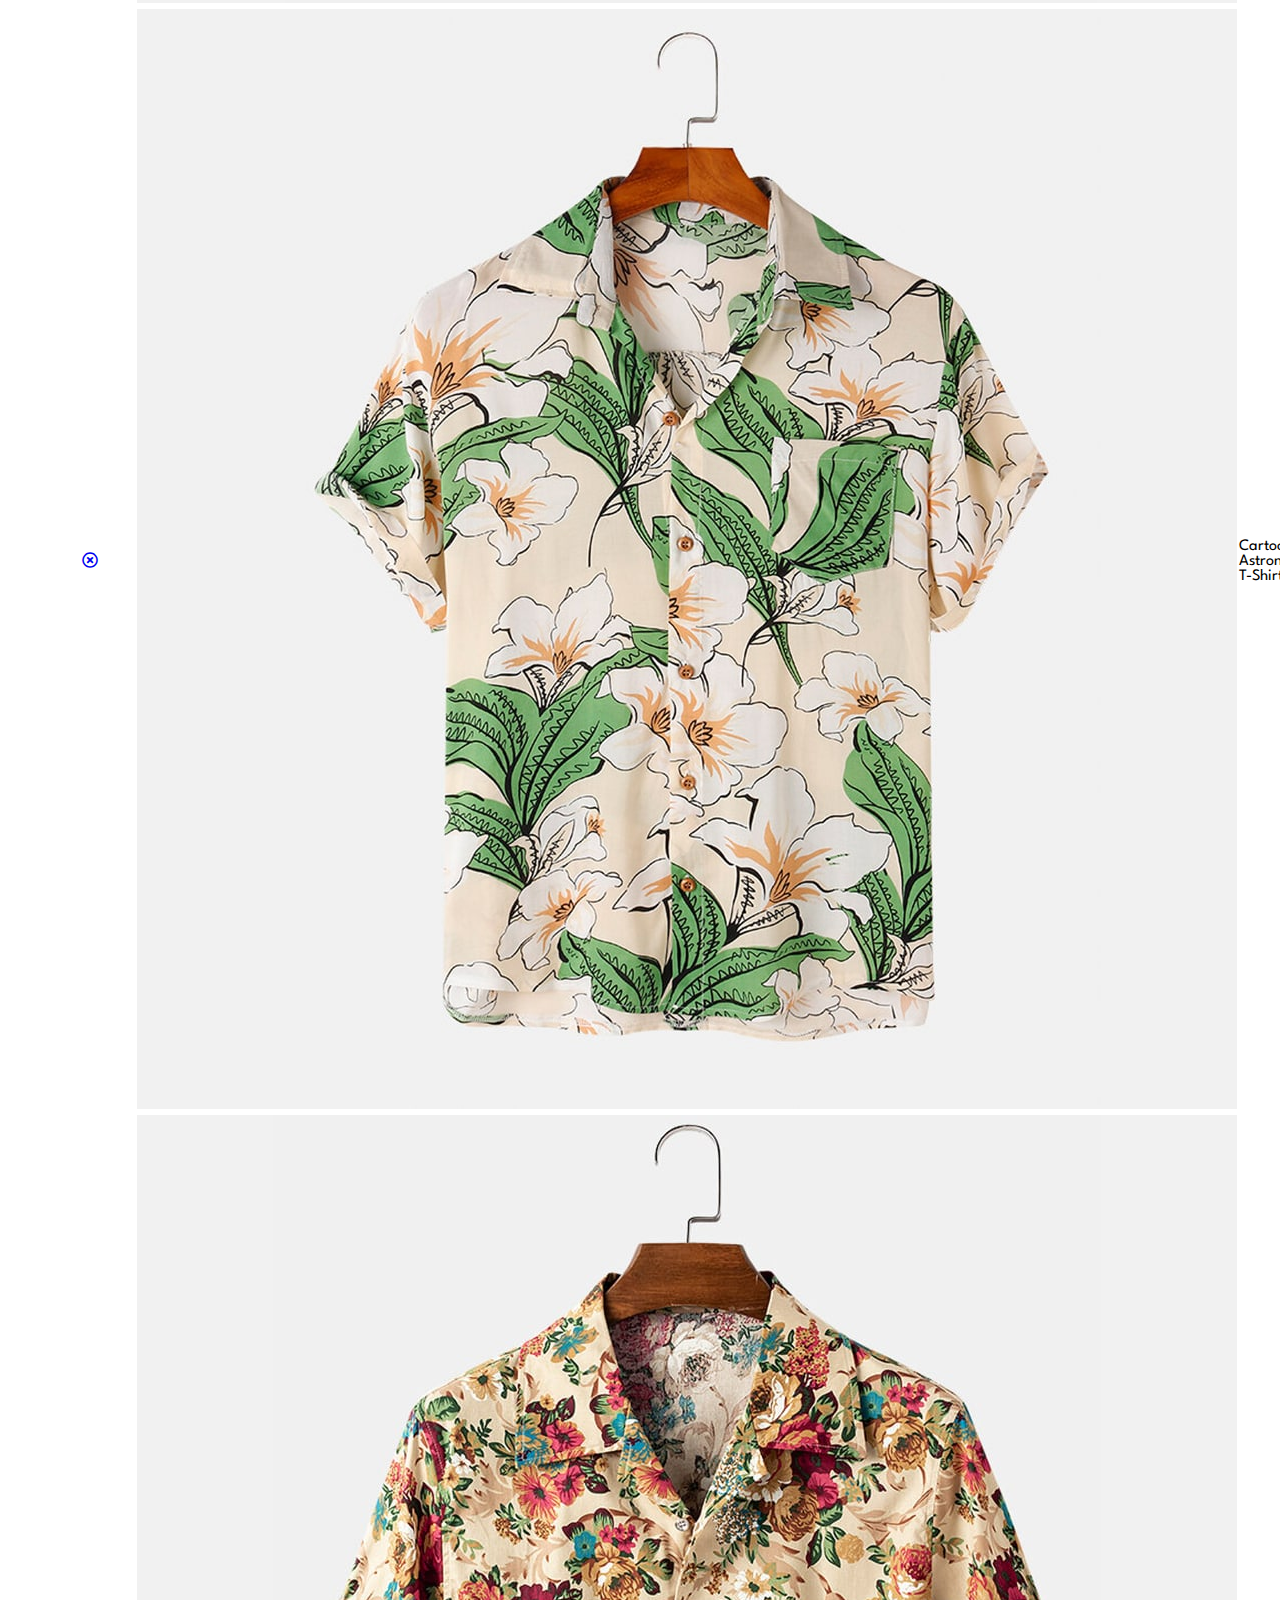
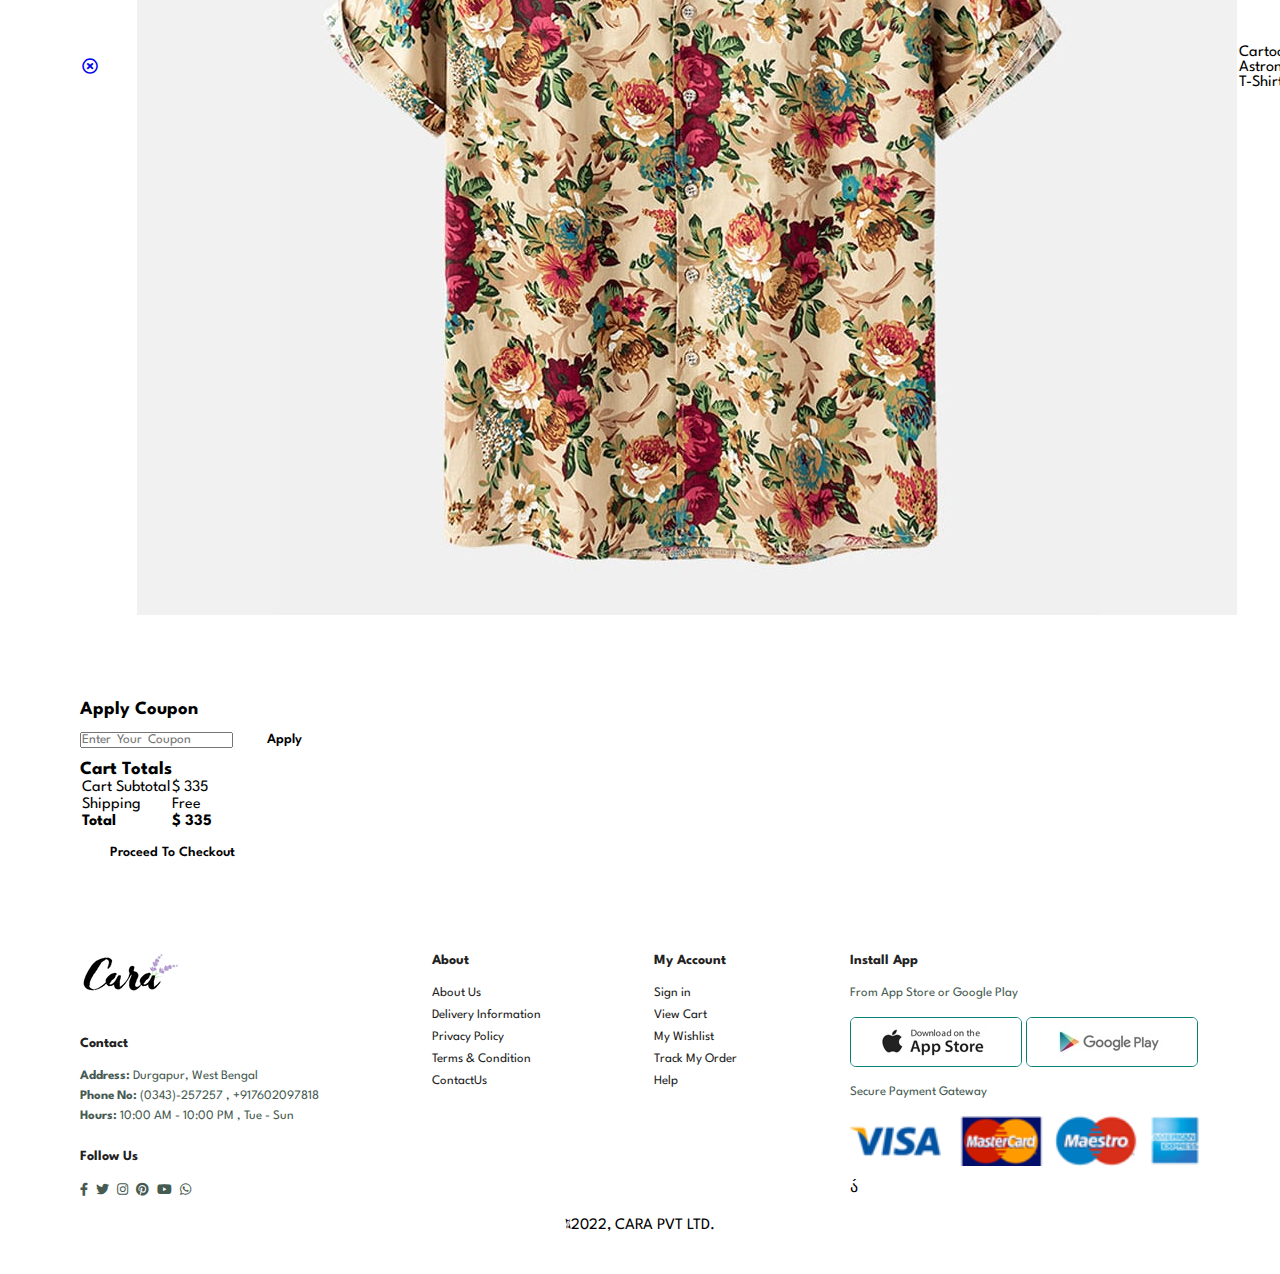
<file: full_webpage/cart.html>
<!DOCTYPE html>
<html lang="en">
  <head>
    <meta charset="UTF-8" />
    <meta http-equiv="X-UA-Compatible" content="IE=edge" />
    <meta name="viewport" content="width=device-width, initial-scale=1.0" />
    <title>Cara</title>
    <link
      rel="stylesheet"
      href="https://pro.fontawesome.com/releases/v5.15.4/css/all.css"
    />

    <link rel="stylesheet" href="style.css" />
  </head>

  <body>
    <section id="header">
      <a href="#"><img src="img/logo.png" class="logo" alt="" /></a>
      <div>
        <ul id="navbar">
          <li><a href="index.html">Home</a></li>
          <li><a href="shop.html">Shop</a></li>
          <li><a href="blog.html">Blog</a></li>
          <li><a href="about.html">About</a></li>
          <li><a href="contact.html">Contact</a></li>
          <li>
            <a class="active" href="cart.html"
              ><i class="far fa-shopping-bag"></i
            ></a>
          </li>
        </ul>
      </div>
    </section>

    <section id="page-header" class="cart-header">
      <h2>#Cart</h2>
      <p>ADD a coupon & save upto 70% Off !</p>
    </section>

    <section id="cart" class="section-p1">
      <table width="100%">
        <thead>
          <tr>
            <td>Remove</td>
            <td>Image</td>
            <td>Product</td>
            <td>Price</td>
            <td>Quantity</td>
            <td>Subtotal</td>
          </tr>
        </thead>
        <tbody>
          <tr>
            <td><a href="#"><i class="far fa-times-circle"></i></a></td>
            <td><img src="img/products/f1.jpg" alt="" /></td>
            <td>Cartoon Astronaut T-Shirts</td>
            <td>$118.19</td>
            <td><input type="number" value="1"></td>
            <td>$118.19</td>
          </tr>
          <tr>
            <td><a href="#"><i class="far fa-times-circle"></i></a></td>
            <td><img src="img/products/f2.jpg" alt="" /></td>
            <td>Cartoon Astronaut T-Shirts</td>
            <td>$118.19</td>
            <td><input type="number" value="1"></td>
            <td>$118.19</td>
          </tr>
          <tr>
            <td><a href="#"><i class="far fa-times-circle"></i></a></td>
            <td><img src="img/products/f3.jpg" alt="" /></td>
            <td>Cartoon Astronaut T-Shirts</td>
            <td>$118.19</td>
            <td><input type="number" value="1"></td>
            <td>$118.19</td>
          </tr>
        </tbody>
      </table>
    </section>

    <section id="cart-add" class="section-p1">
        <div id="coupon">
            <h3>Apply Coupon</h3>
            <div>
                <input type="text" placeholder="Enter  Your  Coupon">
                <button class="normal">Apply</button>
            </div>
        </div>
        <div id="subtotal">
            <h3>Cart Totals</h3>
            <table>
                <tr>
                    <td>Cart Subtotal</td>
                    <td>$ 335</td>
                </tr>
                <tr>
                    <td>Shipping</td>
                    <td>Free</td>
                </tr>
                <tr>
                    <td><strong>Total</strong></td>
                    <td><strong>$ 335</strong></td>
                </tr>
            </table>
            <button class="normal">Proceed To Checkout</button>
        </div>
    </section>

    <footer class="section-p1">
      <div class="col">
        <a href="#"><img class="logo" src="img/logo.png" alt="" /></a>
        <h4>Contact</h4>
        <p><strong>Address: </strong> Durgapur, West Bengal</p>
        <p><strong>Phone No: </strong> (0343)-257257 , +917602097818</p>
        <p><strong>Hours: </strong> 10:00 AM - 10:00 PM , Tue - Sun</p>
        <div class="follow">
          <h4>Follow Us</h4>
          <div class="icon">
            <a href="https://www.facebook.com/"
              ><i class="fab fa-facebook-f"></i
            ></a>
            <a href="https://twitter.com/"><i class="fab fa-twitter"></i></a>
            <a href="https://www.instagram.com/"
              ><i class="fab fa-instagram"></i
            ></a>
            <a href="https://in.pinterest.com/"
              ><i class="fab fa-pinterest"></i
            ></a>
            <a href="https://www.youtube.com/"
              ><i class="fab fa-youtube"></i
            ></a>
            <a href="https://web.whatsapp.com/"
              ><i class="fab fa-whatsapp"></i
            ></a>
          </div>
        </div>
      </div>
      <div class="col">
        <h4>About</h4>
        <a href="#">About Us</a>
        <a href="#">Delivery Information</a>
        <a href="#">Privacy Policy</a>
        <a href="#">Terms & Condition</a>
        <a href="#">ContactUs</a>
      </div>
      <div class="col">
        <h4>My Account</h4>
        <a href="#">Sign in</a>
        <a href="#">View Cart</a>
        <a href="#">My Wishlist</a>
        <a href="#">Track My Order</a>
        <a href="#">Help</a>
      </div>
      <div class="col install">
        <h4>Install App</h4>
        <p>From App Store or Google Play</p>
        <div class="row">
          <a href="https://www.apple.com/in/app-store/"
            ><img src="img/pay/app.jpg" height="50" width="auto" alt=""
          /></a>
          <a href="https://play.google.com/"
            ><img src="img/pay/play.jpg" height="50" width="auto" alt=""
          /></a>
        </div>
        <p>Secure Payment Gateway</p>
        <img src="img/pay/pay.png" height="50" width="auto" alt="" />
        <i class="fal fa-cc-amazon-pay"></i>
      </div>
      <div class="copyright">
        <i class="fal fa-copyright">2022, CARA PVT LTD.</i>
      </div>
    </footer>

    <script src="script.js"></script>
  </body>
</html>
</file>
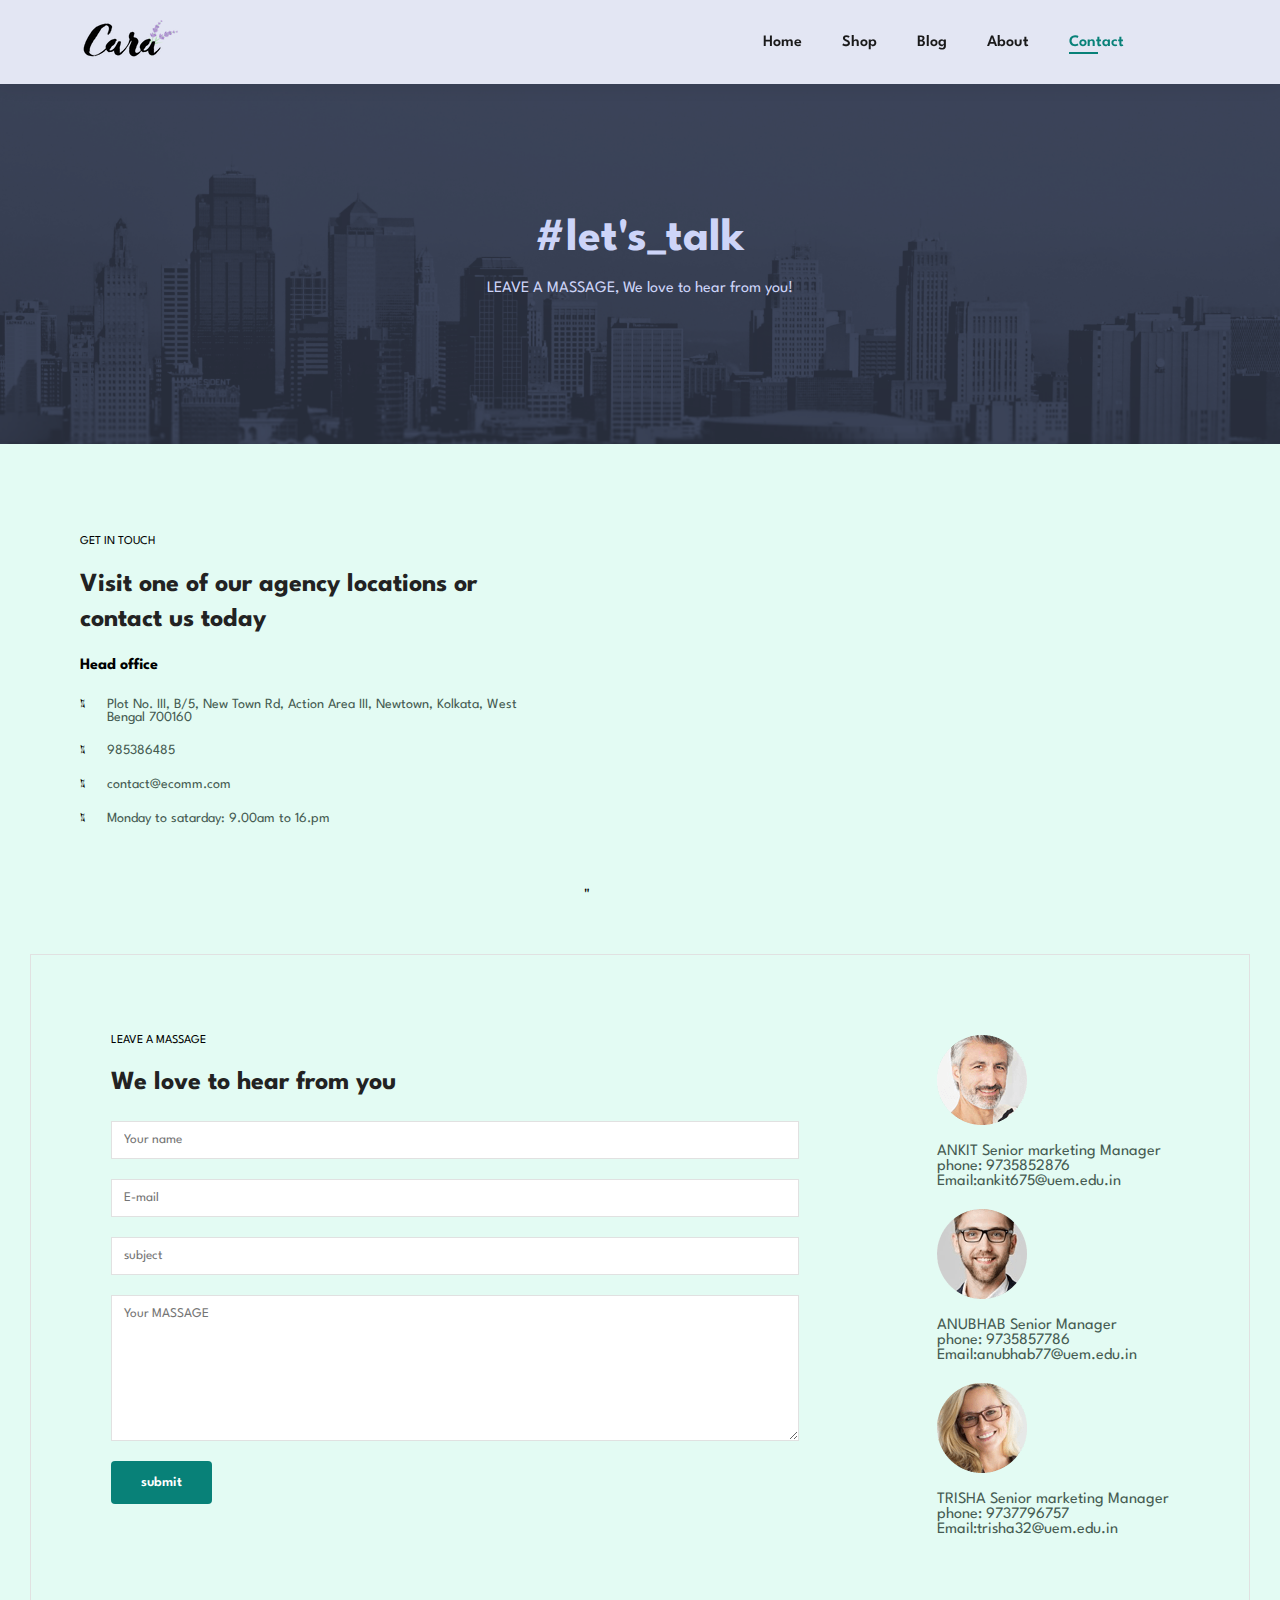
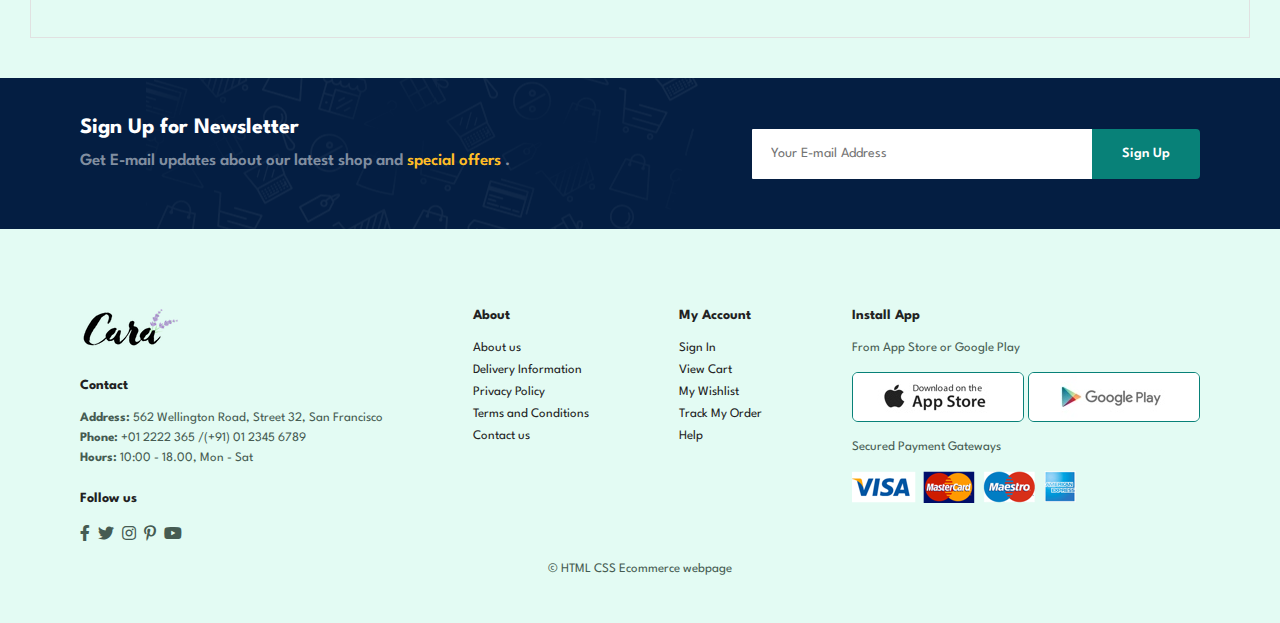
<file: full_webpage/contact.html>
<!DOCTYPE html>
<html lang="en">
<head>
    <meta charset="UTF-8">
    <meta http-equiv="X-UA-Compatible" content="IE=edge">
    <meta name="viewport" content="width=device-width, initial-scale=1.0">
    <title>E-commerce Site</title>
    <link rel="stylesheet" href="https://pro.fontawesome.com/releases/v5.10.0/css/all.css"/>
    <link rel="stylesheet" href="style.css">
</head>


<body style="background-color: rgb(227, 251, 243);">


    <section id="header">
        <a href="#"><img src="img/logo.png" class="logo" alt=""></a>
    
        <div>
            <ul id="navbar">
                <li><a  href="index.html">Home</a></li>
                <li><a href="shop.html">Shop</a></li>
                <li><a href="blog.html">Blog</a></li>
                <li><a href="about.html">About</a></li>
                <li><a class="active" href="contact.html">Contact</a></li>
                <li><a href="cart.html"><i class="far fa-shopping-bag"></i></a></li>
            </ul>
        </div>
    </section>

    <section id="page-header" class="about-header">

        <h2>#let's_talk</h2>
        
        <p>LEAVE A MASSAGE, We love to hear from you!</p>
        
    </section>

    <section id="contact-details" class="section-p1">
        <div class="details">
            <span>GET IN TOUCH</span>
            <H2>Visit one of our agency locations or contact us today</H2>
            <h3>Head office </h3>
            <div>
                <li>
                    <i class="fal fa-map"></i>
                    <p>Plot No. III, B/5, New Town Rd, Action Area III, Newtown, Kolkata, West Bengal 700160</p>
                </li>
                <li>
                    <i class="fal fa-phone-alt"></i>
                    <p>985386485</p>
                </li>
                <li>
                    <i class="fal fa-envelope"></i>
                    <p>contact@ecomm.com</p>
                </li>
                <li>
                    <i class="fal fa-map"></i>
                    <p>Monday to satarday: 9.00am to 16.pm</p>
                </li>

            </div>
        </div>
        <div class="map">
            <iframe src="https://www.google.com/maps/embed?pb=!1m18!1m12!1m3!1d3684.512695709607!2d88.48771271495936!3d22.559920185189334!2m3!1f0!2f0!3f0!3m2!1i1024!2i768!4f13.1!3m3!1m2!1s0x3a020b267a3cdc13%3A0xb3b21d652126f40!2sUniversity%20of%20Engineering%20%26%20Management%20(UEM)%2C%20Kolkata!5e0!3m2!1sen!2sin!4v1651164755620!5m2!1sen!2sin" width="600" height="450" style="border:0;" allowfullscreen="" loading="lazy" referrerpolicy="no-referrer-when-downgrade"></iframe>"

        </div>
    </section>

    <section id="form-details">
      <form action="">
        <span> LEAVE A MASSAGE</span>
        <H2>We love to hear from you</H2>
        <input type="text" placeholder="Your name">
        <input type="text" placeholder="E-mail">
        <input type="text" placeholder="subject">
        <textarea name=""id="" cols="30" rows="10" placeholder="Your MASSAGE"></textarea>
        <button class="normal">submit</button>
      </form>
      <div class="="people">
        <div>
          <img src="img/people/1.png" atl="">
          <p><span> ANKIT </span> Senior marketing Manager<br>phone: 9735852876 <br>Email:ankit675@uem.edu.in</p>
        </div>
        <div>
          <img src="img/people/2.png" atl="">
          <p><span> ANUBHAB </span> Senior Manager<br>phone: 9735857786 <br>Email:anubhab77@uem.edu.in</p>
        </div>
        <div>
          <img src="img/people/3.png" atl="">
          <p><span> TRISHA
          </span> Senior marketing Manager<br>phone: 9737796757 <br>Email:trisha32@uem.edu.in</p>
        </div>
      </div>
    </section>
   
   
    <section id="newsletter" class="section-p1 section-m1">
        <div class="newstext">
            <h4>Sign Up for Newsletter</h4>
            <p>Get E-mail updates about our latest shop and <span>special offers</span> .</p>
        </div>
        <div class="form">
            <input type="text" placeholder="Your E-mail Address">
            <button class="normal">Sign Up</button>
        </div>
    </section>

    <footer class="section-p1">
        <div class="col">
            <img class="logo" src="img/logo.png" alt="">
            <h4>Contact</h4>
            <p><strong>Address: </strong> 562 Wellington Road, Street 32, San Francisco</p>
            <p><strong>Phone: </strong> +01 2222 365 /(+91) 01 2345 6789</p>
            <p><strong>Hours: </strong> 10:00 - 18.00, Mon - Sat</p>
            <div class="follow">
                <h4>Follow us</h4>
                <div class="icon">
                    <i class="fab fa-facebook-f"></i>
                    <i class="fab fa-twitter"></i>
                    <i class="fab fa-instagram"></i>
                    <i class="fab fa-pinterest-p"></i>
                    <i class="fab fa-youtube"></i>
                </div>
            </div>
        </div>

        <div class="col">
            <h4>About</h4>
            <a href="#">About us</a>
            <a href="#">Delivery Information</a>
            <a href="#">Privacy Policy</a>
            <a href="#">Terms and Conditions</a>
            <a href="#">Contact us</a>
        </div>

        <div class="col">
            <h4>My Account</h4>
            <a href="#">Sign In</a>
            <a href="#">View Cart</a>
            <a href="#">My Wishlist</a>
            <a href="#">Track My Order</a>
            <a href="#">Help</a>
        </div>

        <div class="col install">
            <h4>Install App</h4>
            <p>From App Store or Google Play</p>
            <div class="row">
                <img src="img/pay/app.jpg" alt="">
                <img src="img/pay/play.jpg" alt="">
            </div>
            <p>Secured Payment Gateways </p>
            <img src="img/pay/pay.png" alt="">
        </div>

        <div class="copyright">
            <p>&copy; HTML CSS Ecommerce webpage</p>
            
        </div>
    </footer>


    <script src="script.js"></script>
</body>
</html>
</file>
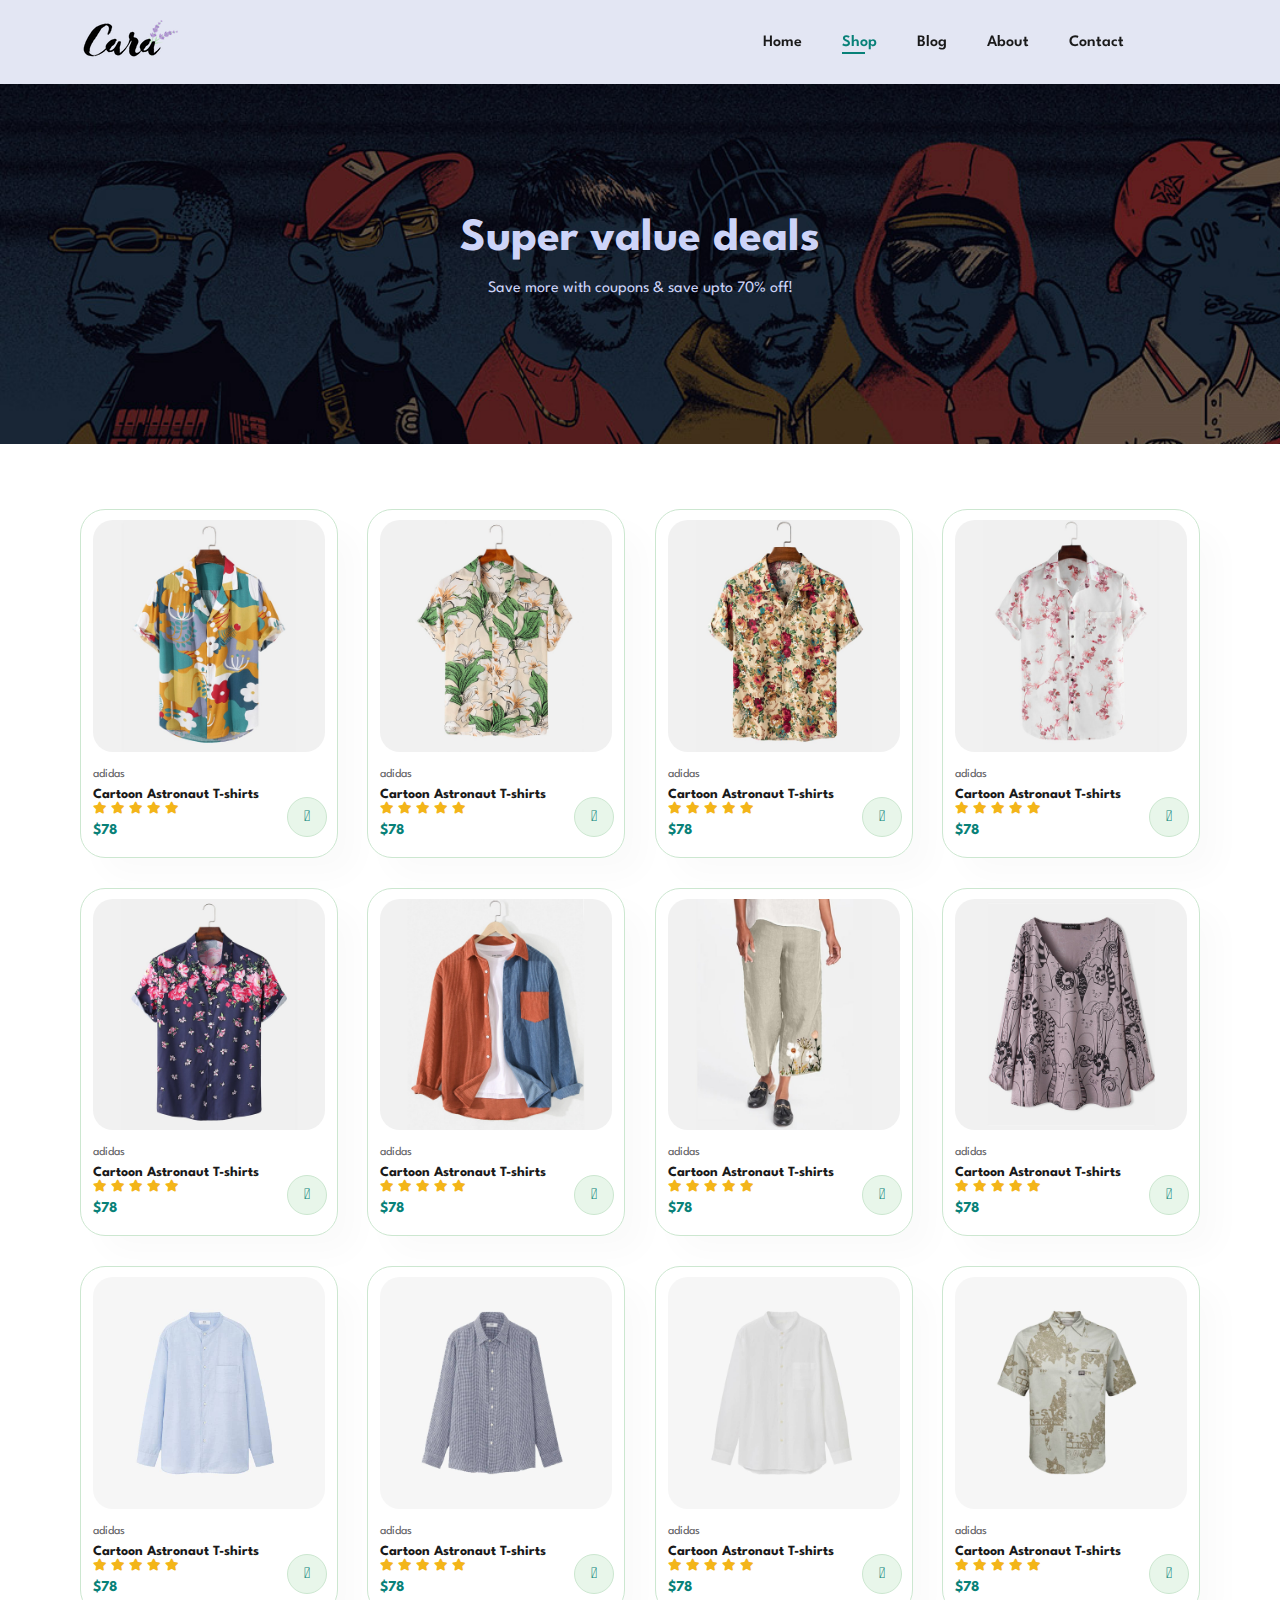
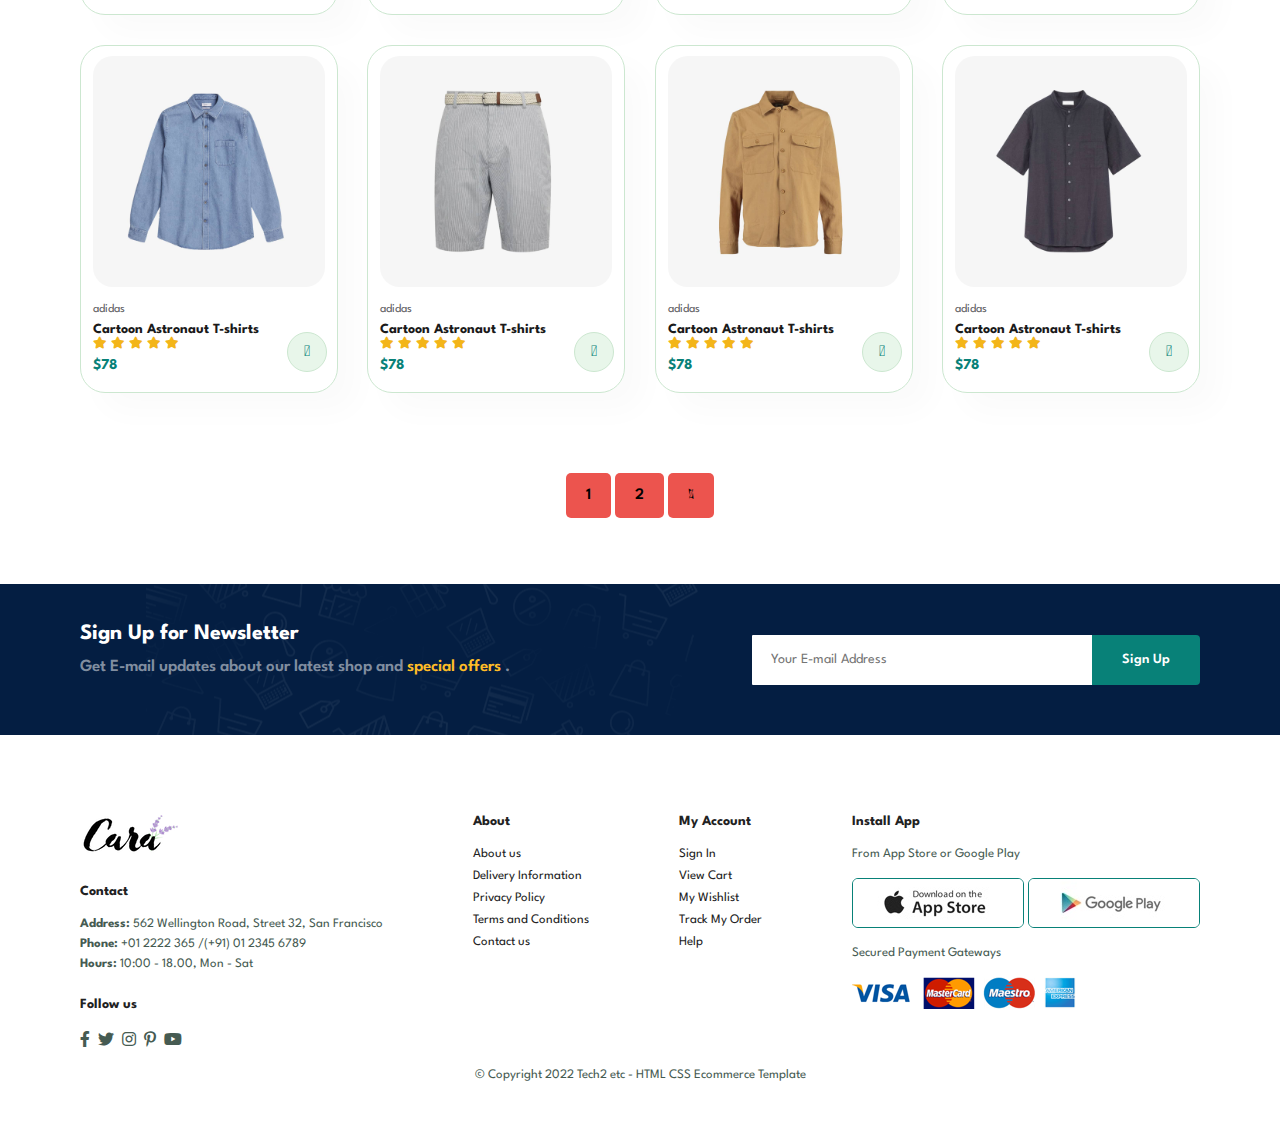
<file: full_webpage/shop.html>
<!DOCTYPE html>
<html lang="en">
<head>
    <meta charset="UTF-8">
    <meta http-equiv="X-UA-Compatible" content="IE=edge">
    <meta name="viewport" content="width=device-width, initial-scale=1.0">
    <title>E-commerce Site</title>
    <link rel="stylesheet" href="https://pro.fontawesome.com/releases/v5.10.0/css/all.css"/>
    <link rel="stylesheet" href="style.css">
</head>
<body>
    <section id="header">
        <a href="#"><img src="img/logo.png" class="logo" alt=""></a>
    
        <div>
            <ul id="navbar">
                <li><a  href="index.html">Home</a></li>
                <li><a class="active" href="shop.html">Shop</a></li>
                <li><a href="blog.html">Blog</a></li>
                <li><a href="about.html">About</a></li>
                <li><a href="contact.html">Contact</a></li>
                <li><a href="cart.html"><i class="far fa-shopping-bag"></i></a></li>
            </ul>
        </div>
    </section>

    <section id="page-header">

        <h2>Super value deals</h2>
        
        <p>Save more with coupons & save upto 70% off!</p>
        
    </section>

    <section id="product1" class="section-p1">
        
        <div class="pro-container">
            <div class="pro" onclick="window.location.href='sproduct.html';" >
                <img src="img/products/f1.jpg" alt="">
                <div class="des">
                    <span>adidas</span>
                    <h5>Cartoon Astronaut T-shirts</h5>
                    <div class="star">
                        <i class="fas fa-star"></i>
                        <i class="fas fa-star"></i>
                        <i class="fas fa-star"></i>
                        <i class="fas fa-star"></i>
                        <i class="fas fa-star"></i>
                    </div>
                    <h4>$78</h4>
                </div>
                <a href="#"><i class="fal fa-shopping-cart cart"></i></a>
            </div>

            <div class="pro">
                <img src="img/products/f2.jpg" alt="">
                <div class="des">
                    <span>adidas</span>
                    <h5>Cartoon Astronaut T-shirts</h5>
                    <div class="star">
                        <i class="fas fa-star"></i>
                        <i class="fas fa-star"></i>
                        <i class="fas fa-star"></i>
                        <i class="fas fa-star"></i>
                        <i class="fas fa-star"></i>
                    </div>
                    <h4>$78</h4>
                </div>
                <a href="#"><i class="fal fa-shopping-cart cart"></i></a>
            </div>

            <div class="pro">
                <img src="img/products/f3.jpg" alt="">
                <div class="des">
                    <span>adidas</span>
                    <h5>Cartoon Astronaut T-shirts</h5>
                    <div class="star">
                        <i class="fas fa-star"></i>
                        <i class="fas fa-star"></i>
                        <i class="fas fa-star"></i>
                        <i class="fas fa-star"></i>
                        <i class="fas fa-star"></i>
                    </div>
                    <h4>$78</h4>
                </div>
                <a href="#"><i class="fal fa-shopping-cart cart"></i></a>
            </div>

            <div class="pro">
                <img src="img/products/f4.jpg" alt="">
                <div class="des">
                    <span>adidas</span>
                    <h5>Cartoon Astronaut T-shirts</h5>
                    <div class="star">
                        <i class="fas fa-star"></i>
                        <i class="fas fa-star"></i>
                        <i class="fas fa-star"></i>
                        <i class="fas fa-star"></i>
                        <i class="fas fa-star"></i>
                    </div>
                    <h4>$78</h4>
                </div>
                <a href="#"><i class="fal fa-shopping-cart cart"></i></a>
            </div>

            <div class="pro">
                <img src="img/products/f5.jpg" alt="">
                <div class="des">
                    <span>adidas</span>
                    <h5>Cartoon Astronaut T-shirts</h5>
                    <div class="star">
                        <i class="fas fa-star"></i>
                        <i class="fas fa-star"></i>
                        <i class="fas fa-star"></i>
                        <i class="fas fa-star"></i>
                        <i class="fas fa-star"></i>
                    </div>
                    <h4>$78</h4>
                </div>
                <a href="#"><i class="fal fa-shopping-cart cart"></i></a>
            </div>

            <div class="pro">
                <img src="img/products/f6.jpg" alt="">
                <div class="des">
                    <span>adidas</span>
                    <h5>Cartoon Astronaut T-shirts</h5>
                    <div class="star">
                        <i class="fas fa-star"></i>
                        <i class="fas fa-star"></i>
                        <i class="fas fa-star"></i>
                        <i class="fas fa-star"></i>
                        <i class="fas fa-star"></i>
                    </div>
                    <h4>$78</h4>
                </div>
                <a href="#"><i class="fal fa-shopping-cart cart"></i></a>
            </div>

            <div class="pro">
                <img src="img/products/f7.jpg" alt="">
                <div class="des">
                    <span>adidas</span>
                    <h5>Cartoon Astronaut T-shirts</h5>
                    <div class="star">
                        <i class="fas fa-star"></i>
                        <i class="fas fa-star"></i>
                        <i class="fas fa-star"></i>
                        <i class="fas fa-star"></i>
                        <i class="fas fa-star"></i>
                    </div>
                    <h4>$78</h4>
                </div>
                <a href="#"><i class="fal fa-shopping-cart cart"></i></a>
            </div>

            <div class="pro">
                <img src="img/products/f8.jpg" alt="">
                <div class="des">
                    <span>adidas</span>
                    <h5>Cartoon Astronaut T-shirts</h5>
                    <div class="star">
                        <i class="fas fa-star"></i>
                        <i class="fas fa-star"></i>
                        <i class="fas fa-star"></i>
                        <i class="fas fa-star"></i>
                        <i class="fas fa-star"></i>
                    </div>
                    <h4>$78</h4>
                </div>
                <a href="#"><i class="fal fa-shopping-cart cart"></i></a>
            </div>
        

   
       
        
            <div class="pro">
                <img src="img/products/n1.jpg" alt="">
                <div class="des">
                    <span>adidas</span>
                    <h5>Cartoon Astronaut T-shirts</h5>
                    <div class="star">
                        <i class="fas fa-star"></i>
                        <i class="fas fa-star"></i>
                        <i class="fas fa-star"></i>
                        <i class="fas fa-star"></i>
                        <i class="fas fa-star"></i>
                    </div>
                    <h4>$78</h4>
                </div>
                <a href="#"><i class="fal fa-shopping-cart cart"></i></a>
            </div>

            <div class="pro">
                <img src="img/products/n2.jpg" alt="">
                <div class="des">
                    <span>adidas</span>
                    <h5>Cartoon Astronaut T-shirts</h5>
                    <div class="star">
                        <i class="fas fa-star"></i>
                        <i class="fas fa-star"></i>
                        <i class="fas fa-star"></i>
                        <i class="fas fa-star"></i>
                        <i class="fas fa-star"></i>
                    </div>
                    <h4>$78</h4>
                </div>
                <a href="#"><i class="fal fa-shopping-cart cart"></i></a>
            </div>

            <div class="pro">
                <img src="img/products/n3.jpg" alt="">
                <div class="des">
                    <span>adidas</span>
                    <h5>Cartoon Astronaut T-shirts</h5>
                    <div class="star">
                        <i class="fas fa-star"></i>
                        <i class="fas fa-star"></i>
                        <i class="fas fa-star"></i>
                        <i class="fas fa-star"></i>
                        <i class="fas fa-star"></i>
                    </div>
                    <h4>$78</h4>
                </div>
                <a href="#"><i class="fal fa-shopping-cart cart"></i></a>
            </div>

            <div class="pro">
                <img src="img/products/n4.jpg" alt="">
                <div class="des">
                    <span>adidas</span>
                    <h5>Cartoon Astronaut T-shirts</h5>
                    <div class="star">
                        <i class="fas fa-star"></i>
                        <i class="fas fa-star"></i>
                        <i class="fas fa-star"></i>
                        <i class="fas fa-star"></i>
                        <i class="fas fa-star"></i>
                    </div>
                    <h4>$78</h4>
                </div>
                <a href="#"><i class="fal fa-shopping-cart cart"></i></a>
            </div>

            <div class="pro">
                <img src="img/products/n5.jpg" alt="">
                <div class="des">
                    <span>adidas</span>
                    <h5>Cartoon Astronaut T-shirts</h5>
                    <div class="star">
                        <i class="fas fa-star"></i>
                        <i class="fas fa-star"></i>
                        <i class="fas fa-star"></i>
                        <i class="fas fa-star"></i>
                        <i class="fas fa-star"></i>
                    </div>
                    <h4>$78</h4>
                </div>
                <a href="#"><i class="fal fa-shopping-cart cart"></i></a>
            </div>

            <div class="pro">
                <img src="img/products/n6.jpg" alt="">
                <div class="des">
                    <span>adidas</span>
                    <h5>Cartoon Astronaut T-shirts</h5>
                    <div class="star">
                        <i class="fas fa-star"></i>
                        <i class="fas fa-star"></i>
                        <i class="fas fa-star"></i>
                        <i class="fas fa-star"></i>
                        <i class="fas fa-star"></i>
                    </div>
                    <h4>$78</h4>
                </div>
                <a href="#"><i class="fal fa-shopping-cart cart"></i></a>
            </div>

            <div class="pro">
                <img src="img/products/n7.jpg" alt="">
                <div class="des">
                    <span>adidas</span>
                    <h5>Cartoon Astronaut T-shirts</h5>
                    <div class="star">
                        <i class="fas fa-star"></i>
                        <i class="fas fa-star"></i>
                        <i class="fas fa-star"></i>
                        <i class="fas fa-star"></i>
                        <i class="fas fa-star"></i>
                    </div>
                    <h4>$78</h4>
                </div>
                <a href="#"><i class="fal fa-shopping-cart cart"></i></a>
            </div>

            <div class="pro">
                <img src="img/products/n8.jpg" alt="">
                <div class="des">
                    <span>adidas</span>
                    <h5>Cartoon Astronaut T-shirts</h5>
                    <div class="star">
                        <i class="fas fa-star"></i>
                        <i class="fas fa-star"></i>
                        <i class="fas fa-star"></i>
                        <i class="fas fa-star"></i>
                        <i class="fas fa-star"></i>
                    </div>
                    <h4>$78</h4>
                </div>
                <a href="#"><i class="fal fa-shopping-cart cart"></i></a>
            </div>
        </div>
    </section>

    <section id="pagination" class="section-p1">
        <a href="#">1</a>
        <a href="#">2</a>
        <a href="#"><i class="fal fa-long-arrow-alt-right"></i></a>

    </section>

    <section id="newsletter" class="section-p1 section-m1">
        <div class="newstext">
            <h4>Sign Up for Newsletter</h4>
            <p>Get E-mail updates about our latest shop and <span>special offers</span> .</p>
        </div>
        <div class="form">
            <input type="text" placeholder="Your E-mail Address">
            <button class="normal">Sign Up</button>
        </div>
    </section>

    <footer class="section-p1">
        <div class="col">
            <img class="logo" src="img/logo.png" alt="">
            <h4>Contact</h4>
            <p><strong>Address: </strong> 562 Wellington Road, Street 32, San Francisco</p>
            <p><strong>Phone: </strong> +01 2222 365 /(+91) 01 2345 6789</p>
            <p><strong>Hours: </strong> 10:00 - 18.00, Mon - Sat</p>
            <div class="follow">
                <h4>Follow us</h4>
                <div class="icon">
                    <i class="fab fa-facebook-f"></i>
                    <i class="fab fa-twitter"></i>
                    <i class="fab fa-instagram"></i>
                    <i class="fab fa-pinterest-p"></i>
                    <i class="fab fa-youtube"></i>
                </div>
            </div>
        </div>

        <div class="col">
            <h4>About</h4>
            <a href="#">About us</a>
            <a href="#">Delivery Information</a>
            <a href="#">Privacy Policy</a>
            <a href="#">Terms and Conditions</a>
            <a href="#">Contact us</a>
        </div>

        <div class="col">
            <h4>My Account</h4>
            <a href="#">Sign In</a>
            <a href="#">View Cart</a>
            <a href="#">My Wishlist</a>
            <a href="#">Track My Order</a>
            <a href="#">Help</a>
        </div>

        <div class="col install">
            <h4>Install App</h4>
            <p>From App Store or Google Play</p>
            <div class="row">
                <img src="img/pay/app.jpg" alt="">
                <img src="img/pay/play.jpg" alt="">
            </div>
            <p>Secured Payment Gateways </p>
            <img src="img/pay/pay.png" alt="">
        </div>

        <div class="copyright">
            <p>&copy; Copyright 2022 Tech2 etc - HTML CSS Ecommerce Template</p>
            
        </div>
    </footer>


    <script src="script.js"></script>
</body>
</html>
</file>
<file: full_webpage/style.css>
@import url('https://fonts.googleapis.com/css2?family=Spartan:wght@100;200;300;400;500;600;700;800;900&display=swap');
*{
    margin: 0;
    padding: 0;
    box-sizing: border-box;
    font-family: 'Spartan', sans-serif;
}

h1{
    font-size: 50px;
    line-height: 64px;
    color: #222;
}

h2{
    font-size: 46px;
    line-height: 54px;
    color: #222;
}

h4{
    font-size: 20px;
    color: #222;
}
h6{
    font-weight: 700;
    font-size: 12px;
}
p{
    font-size: 16px;
    color: #465b52;
    margin: 15px 0 20px 0;
}
.section-p1{
    padding: 40px 80px;
}
.section-m1{
    margin: 40px 0;
}

button.normal{
    font-size: 14px;
    font-weight: 600;
    padding: 15px 30px;
    color: #000;
    background-color: #fff;
    border-radius: 4px;
    cursor: pointer;
    border: none;
    outline: none;
    transition: 0.2s;
}

button.white{
    font-size: 13px;
    font-weight: 600;
    padding: 11px 18px;
    color: #fff;
    background-color: transparent;
    border-radius: 4px;
    cursor: pointer;
    border: 1px solid #fff;
    outline: none;
    transition: 0.2s;
}

body{
    width: 100%;
}
/* Header part*/
#header{
    display: flex;
    align-items: center;
    justify-content: space-between;
    padding: 20px 80px;
    background: #E3E6F3;
    box-shadow: 0 5px 15px rgba(0, 0, 0, 0.06);
    z-index: 999;
    position: sticky;
    top: 0;
    left: 0;
}
#navbar{
    display: flex;
    align-items: center;
    justify-content: center;
}
#navbar li{
    list-style: none;
    padding: 0 20px;
    position: relative;
}
#navbar li a{
    text-decoration: none;
    font-size: 16px;
    font-weight: 600;
    color: #1a1a1a;
    transition: 0.3s ease;
}
#navbar li a:hover,
#navbar li a.active{
    color: #088178;
}

#navbar li a.active::after,
#navbar li a:hover::after{
    content: "";
    width: 30%;
    height: 2px;
    background: #088178;
    position: absolute;
    bottom: -4px;
    left: 20px;
}

#mobile{
    display: none;
    align-items: center;
}
#close {
    display: none;
}


/*Home page*/
#hero{
    background-image: url("img/hero4.png");
    height: 90vh;
    width: 100%;
    background-size: cover;
    background-position: top 25% right 0;
    padding: 0 80px;
    display: flex;
    flex-direction: column;
    align-items: flex-start;
    justify-content: center;
}
#hero h4{
    padding-bottom: 15px;
}
#hero h1{
    color: #088178;
}
#hero button{
    background-image: url("img/button.png");
    background-color: transparent;
    color: #088178;
    border: 0;
    padding: 14px 80px 14px 65px;
    background-repeat: no-repeat;
    cursor: pointer;
    font-weight: 700;
    font-size: 15px;
}

#feature{
    display: flex;
    align-items: center;
    justify-content: space-between;
    flex-wrap: wrap;
}

#feature .fe-box{
    width: 180px;
    text-align: center;
    padding: 25px 15px;
    box-shadow: 20px 20px 34px rgba(0, 0, 0, 0.03);
    border: 1px solid #cce7d0;
    border-radius: 4px;
    margin: 15px 0;
}
#feature .fe-box:hover{
    box-shadow: 10px 10px 54px rgba(70, 62, 221, 0.1);
}

#feature .fe-box{
    box-shadow: 15px 8px 18px rgba(50, 20, 30, 0.2);
}


#feature .fe-box img{
    width: 100%;
    margin-bottom: 10px;
}
#feature .fe-box h6{
    display: inline-block;
    padding: 9px 8px 6px 8px;
    line-height: 1;
    border-radius: 4px;
    color: #088178;
    background-color: #fddde4;
}
#feature .fe-box:nth-child(2) h6{
    background-color: #cdebbc;
}
#feature .fe-box:nth-child(3) h6{
    background-color: #d1e8f2;
}
#feature .fe-box:nth-child(4) h6{
    background-color: #cdd4f8;
}
#feature .fe-box:nth-child(5) h6{
    background-color: #f6dbf6;
}
#feature .fe-box:nth-child(6) h6{
    background-color: #fff2e5;
}

#product1{
    text-align: center;
}

#product1 .pro-container{
    display: flex;
    justify-content: space-between;
    padding-top: 10px;
    flex-wrap: wrap;
}

#product1 .pro{
    width: 23%;
    min-width: 250px;
    padding: 10px 12px;
    border: 1px solid #cce7d0;
    border-radius: 25px;
    cursor: pointer;
    box-shadow: 20px 20px 30px rgba(0, 0, 0, 0.02);
    margin: 15px 0;
    transition: 0.2s ease;
    position: relative;
}





#product1 .pro:hover{
    box-shadow: 20px 20px 30px rgba(0, 0, 0, 0.07);
}
#product1 .pro img{
    width: 100%;
    border-radius: 20px;
}

#product1 .pro .des{
    text-align: start;
    padding: 10px 0;
}

#product1 .pro .des span{
    color: #606063;
    font-size: 12px;
}

#product1 .pro .des h5{
    padding-top: 7px;
    color: #1a1a1a;
    font-size: 14px;
}
#product1 .pro .des i{
    font-size: 12px;
    color: rgb(243, 181, 25);
}

#product1 .pro .des h4{
    padding-top: 7px;
    font-size: 15px;
    font-weight: 700;
    color: #088178;
}

#product1 .pro .cart{
    width: 40px;
    height: 40px;
    line-height: 40px;
    border-radius: 50px;
    background-color: #e8f6ea;
    font-weight: 500;
    color: #088178;
    border: 1px solid #cce7d0;
    position: absolute;
    bottom: 20px;
    right: 10px;
}

#banner{
    display: flex;
    flex-direction: column;
    justify-content: center;
    align-items: center;
    text-align: center;
    background-image: url("img/banner/b2.jpg");
    width: 100%;
    height: 40vh;
    background-size: cover;
    background-position: center;
}

#banner h4{
    color: #fff;
    font-size: 16px;

}

#banner h2{
    color: #fff;
    font-size: 30px;
    padding: 10px 0;
}

#banner h2 span{
    color: #ef3636;
}
#banner button:hover{
    background: #088178;
    color: white;
}

#sm-banner{
    display: flex;
    justify-content: space-between;
    flex-wrap: wrap;
}

#sm-banner .banner-box{
    display: flex;
    flex-direction: column;
    justify-content: center;
    align-items: flex-start;
    background-image: url("img/banner/b17.jpg");
    min-width: 665px;
    height: 50vh;
    background-size: cover;
    background-position: center;
    padding: 30px;

}

#sm-banner .banner-box2{
    background-image: url("img/banner/b10.jpg");
}

#sm-banner h4{
    color: #fff;
    font-size: 20px;
    font-weight: 300;
}

#sm-banner h2{
    color: #fff;
    font-size: 28px;
    font-weight: 800;
}

#sm-banner span{
    color: #fff;
    font-size: 14px;
    font-weight: 500;
    padding: 15px;
}

#sm-banner .banner-box:hover button{
    background: #088178;
    border: 1px solid #088178;
}
#banner3{
    display: flex;
    justify-content: space-between;
    flex-wrap: wrap;
    padding: 0 80px;
}

#banner3 .banner-box{
    display: flex;
    flex-direction: column;
    justify-content: center;
    align-items: flex-start;
    background-image: url("img/banner/b7.jpg");
    min-width: 30%;
    height: 30vh;
    background-size: cover;
    background-position: center;
    padding: 20px;
    margin-bottom: 20px;
}

#banner3 .banner-box2{
    background-image: url("img/banner/b4.jpg");
}
#banner3 .banner-box3{
    background-image: url("img/banner/b18.jpg");
}

#banner3 h2{
    color: #fff;
    font-weight: 900;
    font-size: 22px;
}

#banner3 h3{
    color: #ec544e;
    font-weight: 800;
    font-size: 15px;
}
#newsletter{
    display: flex;
    justify-content: space-between;
    flex-wrap: wrap;
    align-items: center;
    background-image: url("img/banner/b14.png");
    background-repeat: no-repeat;
    background-position: 20% 30%;
    background-color: #041e42;
}

#newsletter h4{
    font-size: 22px;
    font-weight: 700;
    color: #fff;
}

#newsletter p{
    font-size: 17px;
    font-weight: 600;
    color: #818ea0;
}

#newsletter p span{
    color: #ffbd27;
}
#newsletter .form{
    display: flex;
    width: 40%;
}

#newsletter input{
    height: 3.125rem;
    padding: 0 1.25em;
    font-size: 14px;
    width: 100%;
    border: 1px solid transparent;
    border-radius: 1px;
    outline: none;
    border-top-right-radius: 0;
    border-bottom-right-radius: 0;
}

#newsletter button{
    background-color: #088178;
    color: #fff;
    white-space: nowrap;
    border-top-left-radius: 0;
    border-bottom-left-radius: 0;
}
footer {
    display: flex;
    flex-wrap: wrap;
    justify-content: space-between;
}

footer .col{
    display: flex;
    flex-direction: column;
    align-items: flex-start;
    margin-bottom: 20px;
}

footer .logo{
    margin-bottom: 30px;
}
   
footer h4{
    font-size: 14px;
    padding-bottom: 20px;
}

footer p{
    font-size: 13px;
    margin: 0 0 8px 0;
}

footer a{
    font-size: 13px;
    text-decoration: none;
    color: #222;
    margin-bottom: 10px;
}

footer .follow{
    margin-top: 20px;
}

footer .follow i{
    color: #465b52;
    padding-right: 4px;
    cursor: pointer;
}

footer .install .row img{
    border: 1px solid #088178;
    border-radius: 6px;
}

footer .install img{
    margin: 10px 0 15px 0;
}

footer .follow i:hover,
footer a:hover{
    color: #088178;
}

footer .copyright{
    width: 100%;
    text-align: center;
}
#page-header{
    background-image: url("img/banner/b1.jpg");
    width: 100%;
    height: 40vh;
    background-size: cover;
    display: flex;
    justify-content: center;
    text-align: center;
    flex-direction: column;
    padding: 13px;
    
}
#page-header h2,
#page-header p{
    color: #cdd4f8;

}

#pagination{
    text-align: center;
}

#pagination a{
    text-decoration: none;
    background-color: #ec544e;
    padding: 15px 20px;
    border-radius: 5px;
    color: black;
    font-weight: 600;
}

#pagination a i{
    font-size: 16px;
    font-weight: 600;
}

#prodetails{
    display: flex;
    margin-top: 20px;
}

#prodetails .single-pro-image{
    width: 40%;
    margin-right: 50px;

}

.small-img-group{
    display: flex;
    justify-content: space-between;
}

.small-img-col{
    flex-basis: 24%;
    cursor: pointer;
}

#prodetails .single-pro-details{
    width: 50%;
    padding-top: 30px;
}


#prodetails .single-pro-details h4{
    padding: 40px 0 20px 0;
}

#prodetails .single-pro-details h2{
    font-size: 26px;
}

#prodetails .single-pro-details select{
    display: block;
    padding: 5px 10px;
    margin-bottom: 10px;
}

#prodetails .single-pro-details input{
    width: 50px;
    height: 47px;
    padding-left: 10px;
    font-size: 16px;
    margin-right: 10px;
 
}

#prodetails .single-pro-details input:focus{
    outline: none;
}

#prodetails .single-pro-details button{
    background: #ef3636;
    color: #cce7d0;
}

#prodetails .single-pro-details span{
    line-height: 25px;
}

/*blog*/




#page-header.blog-header{
    background-image: url("img/banner/b19.jpg");

}
#blog{
    padding: 150px 150px 0 150px;
}
#blog .blog-box{
    display: flex;
    align-items: center;
    width: 100%;
    position: relative;
    padding-bottom: 90px;
}
#blog .blog-img{
    width: 50%;
    margin-right: 40px;
}
#blog img {
    width: 100%;
    height: 300px;
    object-fit: cover;
}
#blog .blog-details {
    width: 50%;
}    

#blog .blog-details a {
    text-decoration: none;
    font-size: 11px;
    color: black;
    font-weight: 700;
    position: relative;
    transition: 0.3s;
}
#blog .blog-details a::after{
    content: "";
    width: 50px;
    height: 1px;
    background-color: black;
    position: absolute;
    top: 4px;
    right: -60px;
}
#blog .blog-details a:hover{
    color: #088178;
}
#blog .blog-details a:hover::after{
    background-color: #088178;
}
#blog .blog-box h1{
    position: absolute;
    top: -40px;
    left: 0;
    font-size: 70px;
    font-weight: 700;
    color: #cdd4f8;
    z-index: -9; 
}
/*
#blog{
    padding: 100px 20px 0 20px;
}
#blog .blog-box{
    display: flex;
    flex-direction: column;
    align-items: flex-start;
}
#blog .blog-box{
    width: 100%;
    margin-right: 0px;
    margin-bottom: 30px;
}
#blog .blog-details{
    width: 100%;   
}
*/











#page-header.about-header{
    background-image: url("img/about/banner.png");
}

#about-head img {
    width: 50%;
    height: auto;
}


#about-head{
    display: flex;
    align-items: center;
}



#about-head div {
    padding-left: 40px;
}

#about-app{
    text-align: center;

}

#about-app .video{
     width: 70%;
     height: 100%;
     margin: 30px auto 0 auto;
}

#about-app .video video {
    width: 100%;
    height: 100%;
    border-radius: 20px;
}


#contact-details{
    display: flex;
    align-items: center;
    justify-content: space-between;
}

#contact-details .details {
    width: 40%;
}

#contact-details .details span,
#form-details form span {
    font-size: 12px;
}

#contact-details .details h2,
#form-details form h2 {
    font-size: 26px;
    line-height: 35px;
    padding:  20px 0;
}

#contact-details .details h3{
    font-size: 16px;
    padding-bottom: 15px;
}

#contact-details .details li {
    list-style: none;
    display: flex;
    padding: 10px 0;
}

#contact-details .details li i {
    font-size: 14px;
    padding-right: 22px;
}

#contact-details .details li p {
    margin: 0;
    font-size: 14px;
}

#contact-details .map{
    width: 55%;
    height: 400px;
}

#contact-details .map iframe{
    width: 100%;
    height: 100%;
}


#form-details{
  display: flex;
  justify-content: space-between;
  margin: 30px;
  padding: 80px; border: 1px solid #e1e1e1;
}

#form-details form{
  width: 65%;
  display: flex;
  flex-direction: column;
  align-items: flex-start;
}

#form-details form input,
#form-details form textarea{
  width: 100%;
  padding: 12px;
  outline: none;
  margin-bottom: 20px;
  border:1px solid #e1e1e1;
}

#form-details form button{
  background-color: #088178;
  color:#fff;
}

#form-details .people div{
  padding-bottom: 25px;
  display: flex;
  align-items: flex-start;
}

#form-details .people div img{
  width: 65px;
  height: 65px;
  object-fit: cover;
  margin-right: 15px;
}

#form-details .people div p {
  margin: 0;
  font-size: 13px;
  line-height: 25px;
}

#form-details .people div p span{
  display: block;
  font-size:  16px;
  font-weight: 600;
  color: #000;
}




/*Media Query*/

@media (max-width: 799px) {
    .section-p1 {
        padding: 40px 40px;
}

    #navbar {
        display: flex;
        flex-direction: column;
        align-items: flex-start;
        justify-content: flex-start;
        position: fixed;
        top: 0;
        right: -300px;
        height: 100vh;
        width: 300px;
        background-color: #E3E6F3;
        box-shadow: 0 40px 60px rgba(0, 0, 0, 0.1);
        padding: 80px 0 0 10px;
        transition: 0.3s;
    }

    #navbar.active{
        right: 0px;
    }
    #navbar li{
        margin-bottom: 25px;
    }
    #mobile {
        display: flex;
        align-items: center;
    }

    #mobile i{
        color: #1a1a1a;
        font-size: 24px;
        padding-left: 20px;
    }
    #close{
        display: initial;
        position: absolute;
        top: 30px;
        left: 30px;
        color: #222;
        font-size: 24px;
    }
    #lg-bag{
        display: none;
    }
    #hero {
        height: 70vh;
        padding: 0px 80px;
        background-position: top 30% right 30%;
       
    }
    h2 {
        font-size: 40px;
        
    }
    h1 {
        font-size: 44px;
    }
    p {
        font-size: 14px;
        color: #02160e;
        margin: 15px 0 20px 0;
    }
    #feature {
        justify-content: center;
    }
    #feature .fe-box {
        margin: 15px 15px;
    }
    #product1 .pro-container {
        justify-content: center;
    }
    #product1 .pro { 
        margin: 15px;
    }
    #banner {
        height: 20vh;
   }
   #sm-banner .banner-box {
    min-width: 100%;
    height: 30vh;
   }
   #banner3 {
    padding: 0 40px;
   }
   #banner3 .banner-box {
    width: 28%;
   }
   #banner3 h2 {
    font-weight: 600;
    font-size: 16px;
    line-height: 22px;
   }
  #newsletter .form {
    width: 70%;
   }

}



@media (max-width: 477px) {
    .section-p1 {
        padding: 20px;
    }
    #header {
        padding: 10px 30px;
    }
    h1 {
        font-size: 25px;
    }
    h2 {
        font-size: 26px;
    }

    
    #feature {
        justify-content: space-between;
    }
    #feature .fe-box {
        width: 155px;
        margin: 0 0 15px 0;
    }
    #hero {
        padding: 0px 20px;
        background-position: 65%;
    }
    #product1 .pro {
        width: 100%;
    }
    #banner {
        height: 40vh; 
    }
    #sm-banner .banner-box {
        height: 40vh;
    }
    #sm-banner .banner-box2 {
        margin-top: 20px;
    }
    #banner3 {
        padding: 0 20px;
    }
    #banner3 .banner-box {
        width: 100%;
    }
    #newsletter .form {
        width: 100%;
    }
    #newsletter {
        padding: 40px 20px;
    }
    footer .copyright {
        text-align: start;
    }

    #prodetails {
        display: flex;
        flex-direction: column;
    }

    #prodetails .single-pro-image {
        width: 100%;
        margin-right: 0px;
    }

    #prodetails .single-pro-details {
        width: 100%;
    }



   /*blog*
    
    }
    #blog{
        padding: 100px 20px 0 20px;
    }
    #blog .blog-box{
        display: flex;
        flex-direction: column;
        align-items: flex-start;
    }
    #blog .blog-img{
        width: 100%;
        margin-right: 0px;
        margin-bottom: 30px;
    }
    #blog .blog-details{
        width: 100%;
        
    }
}      





/* About Page*
#about-head {
    flex-direction: column;
}
#about-head img{
    width: 50%;
    margin-bottom: 20px;
}
#about-head div {
    padding-left: 0px;
}
#about-app video {
    width: 100px;

}
*/
</file>
